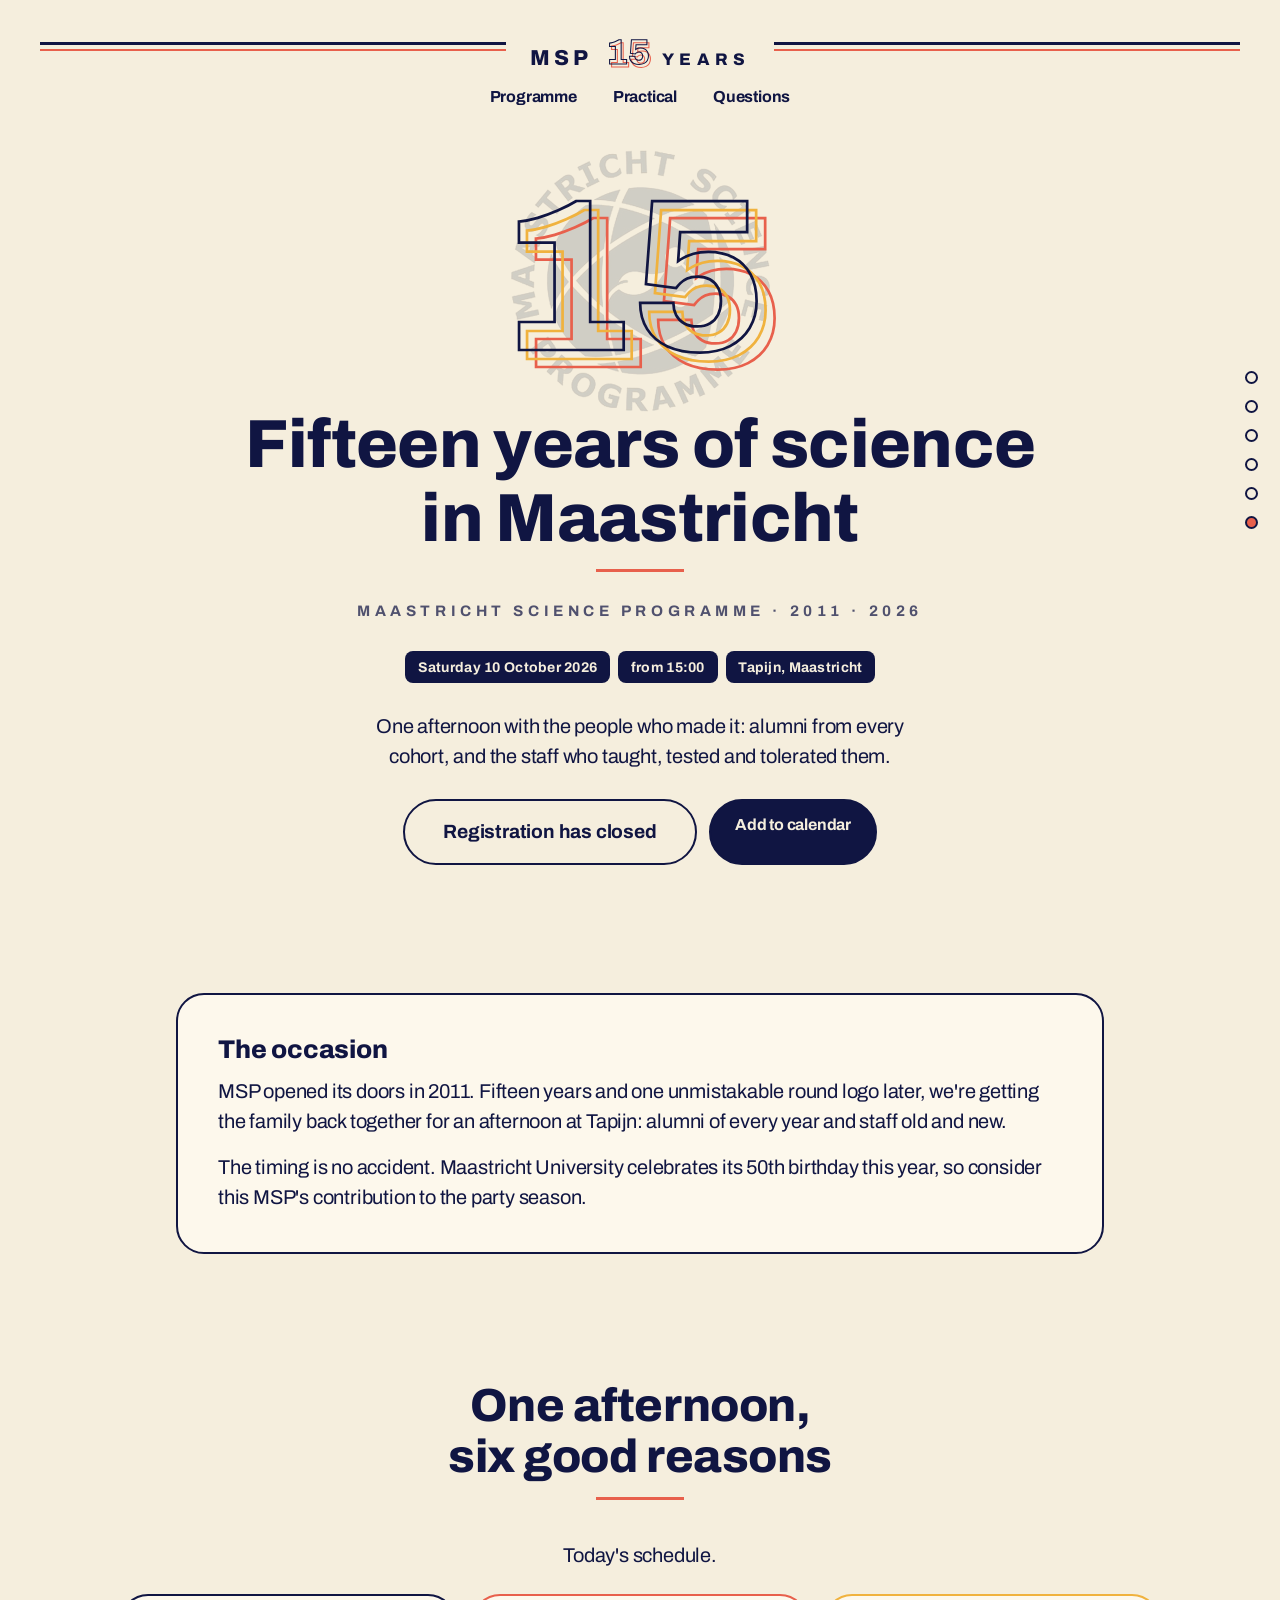
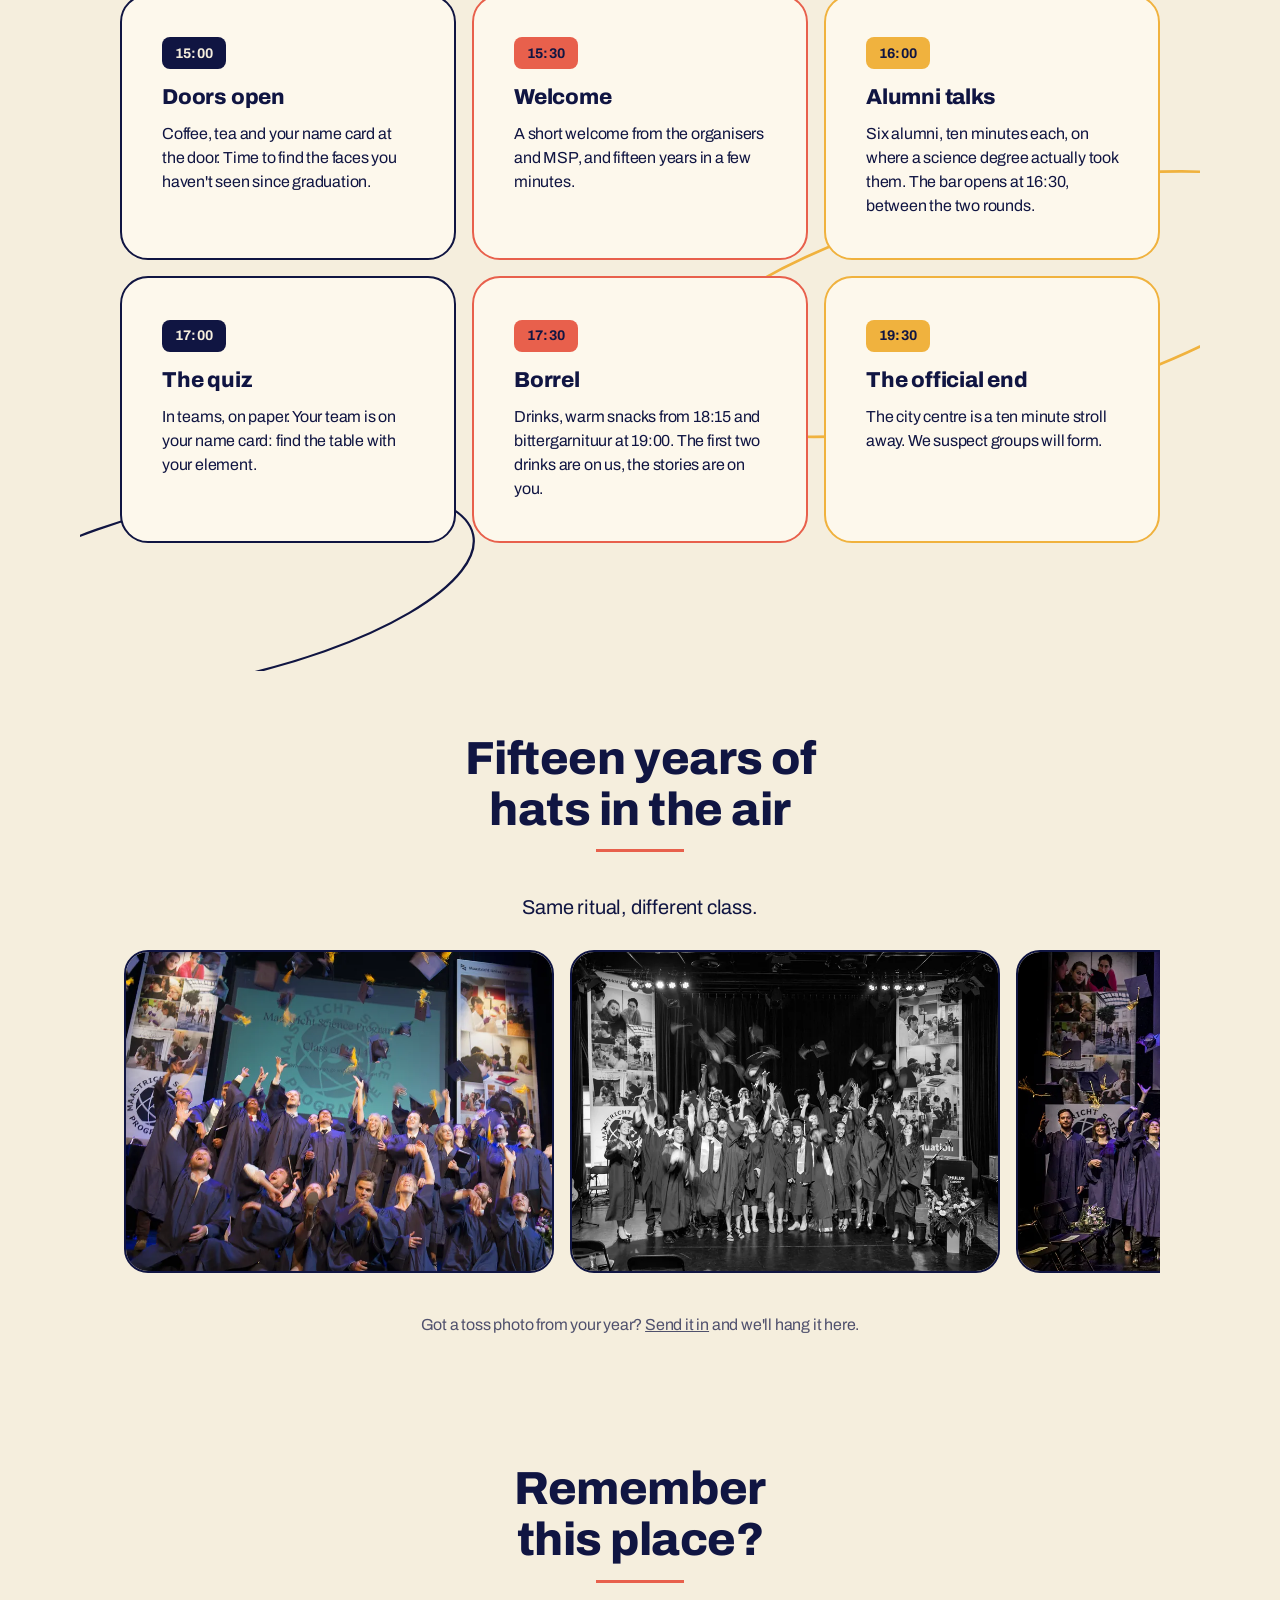
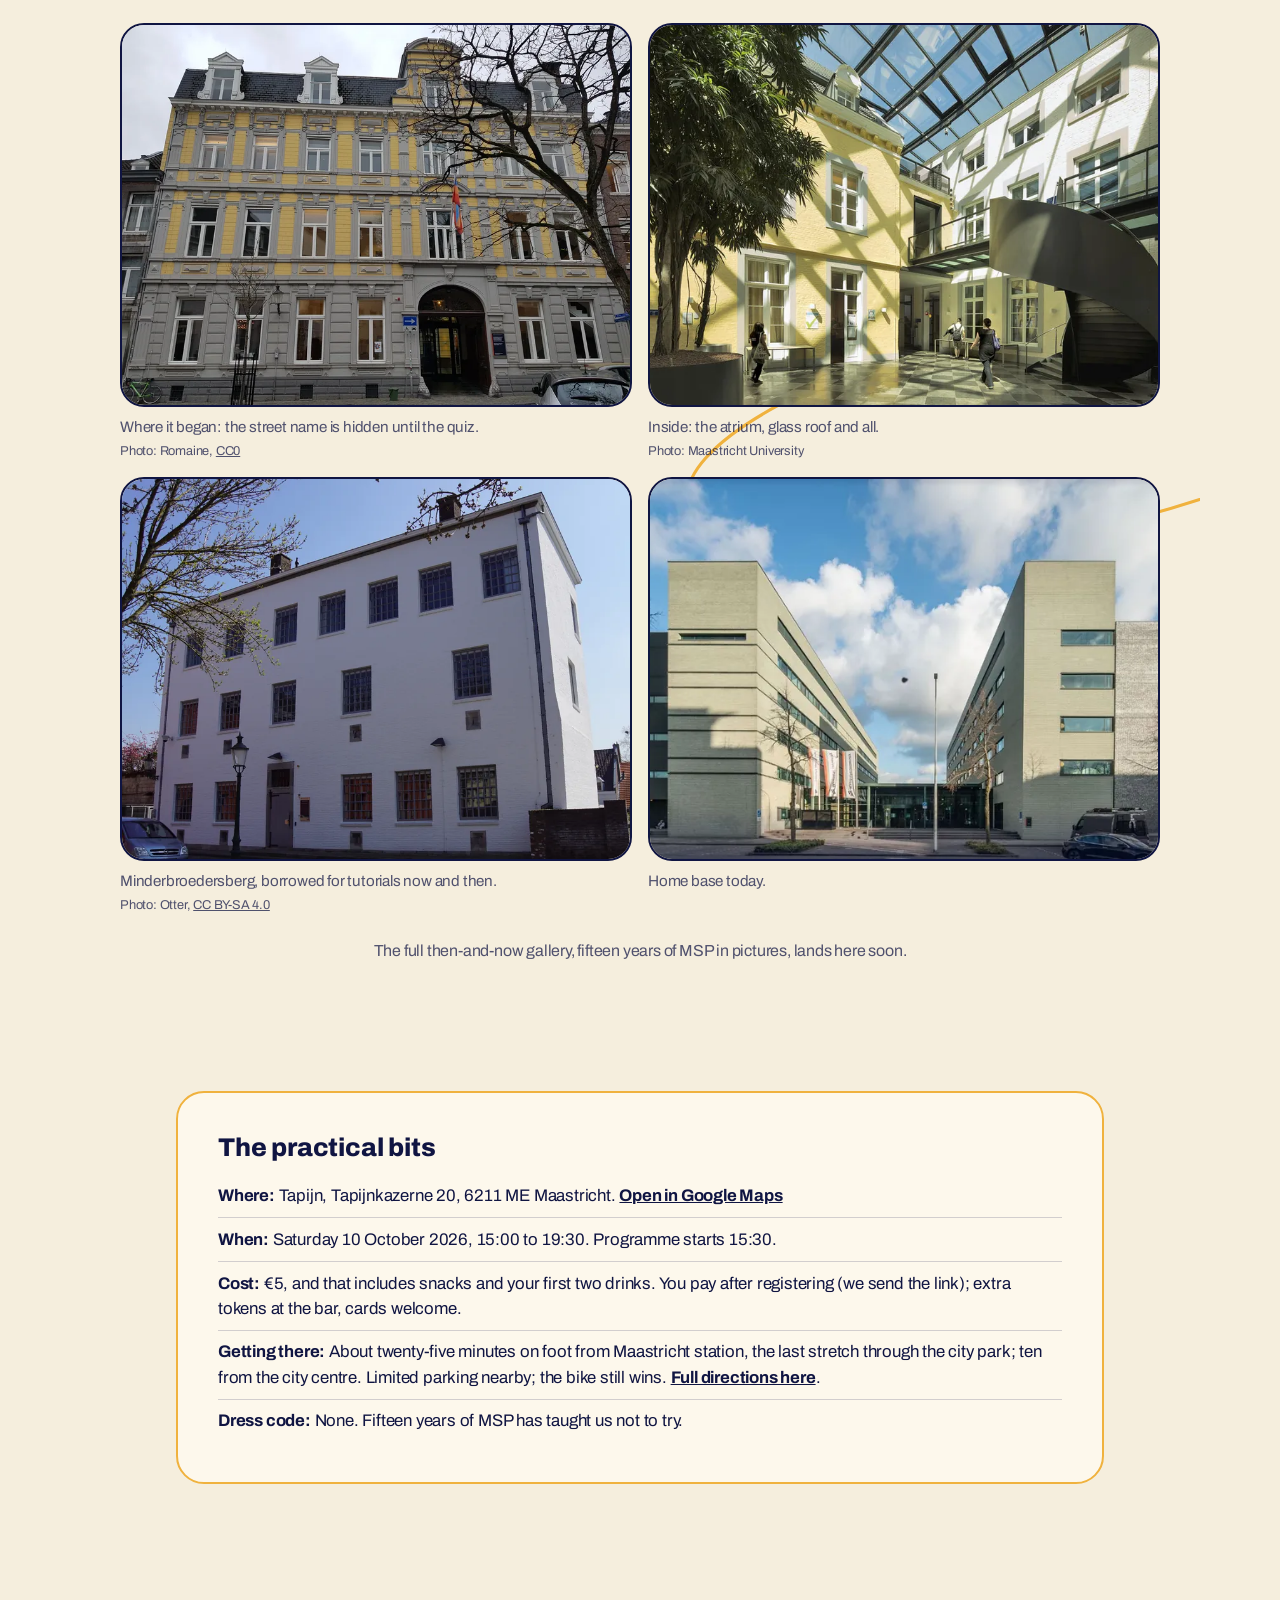
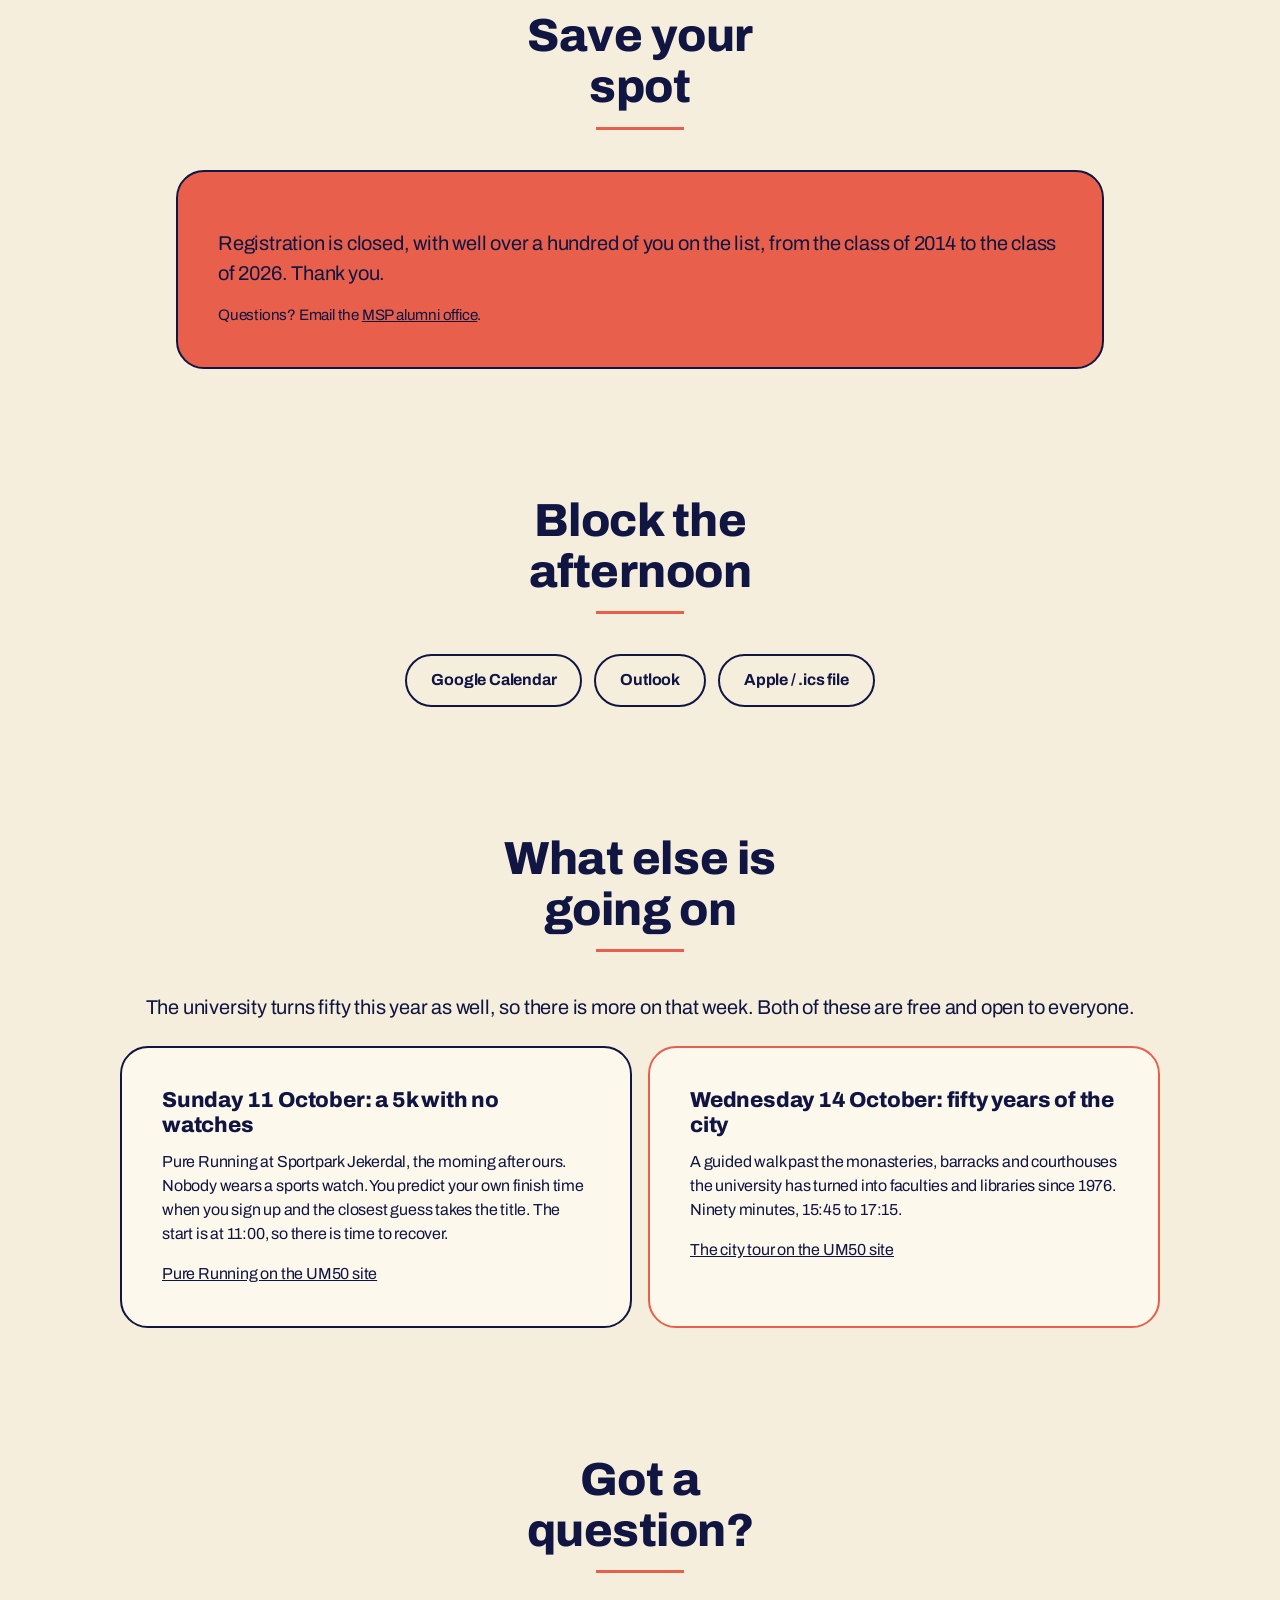
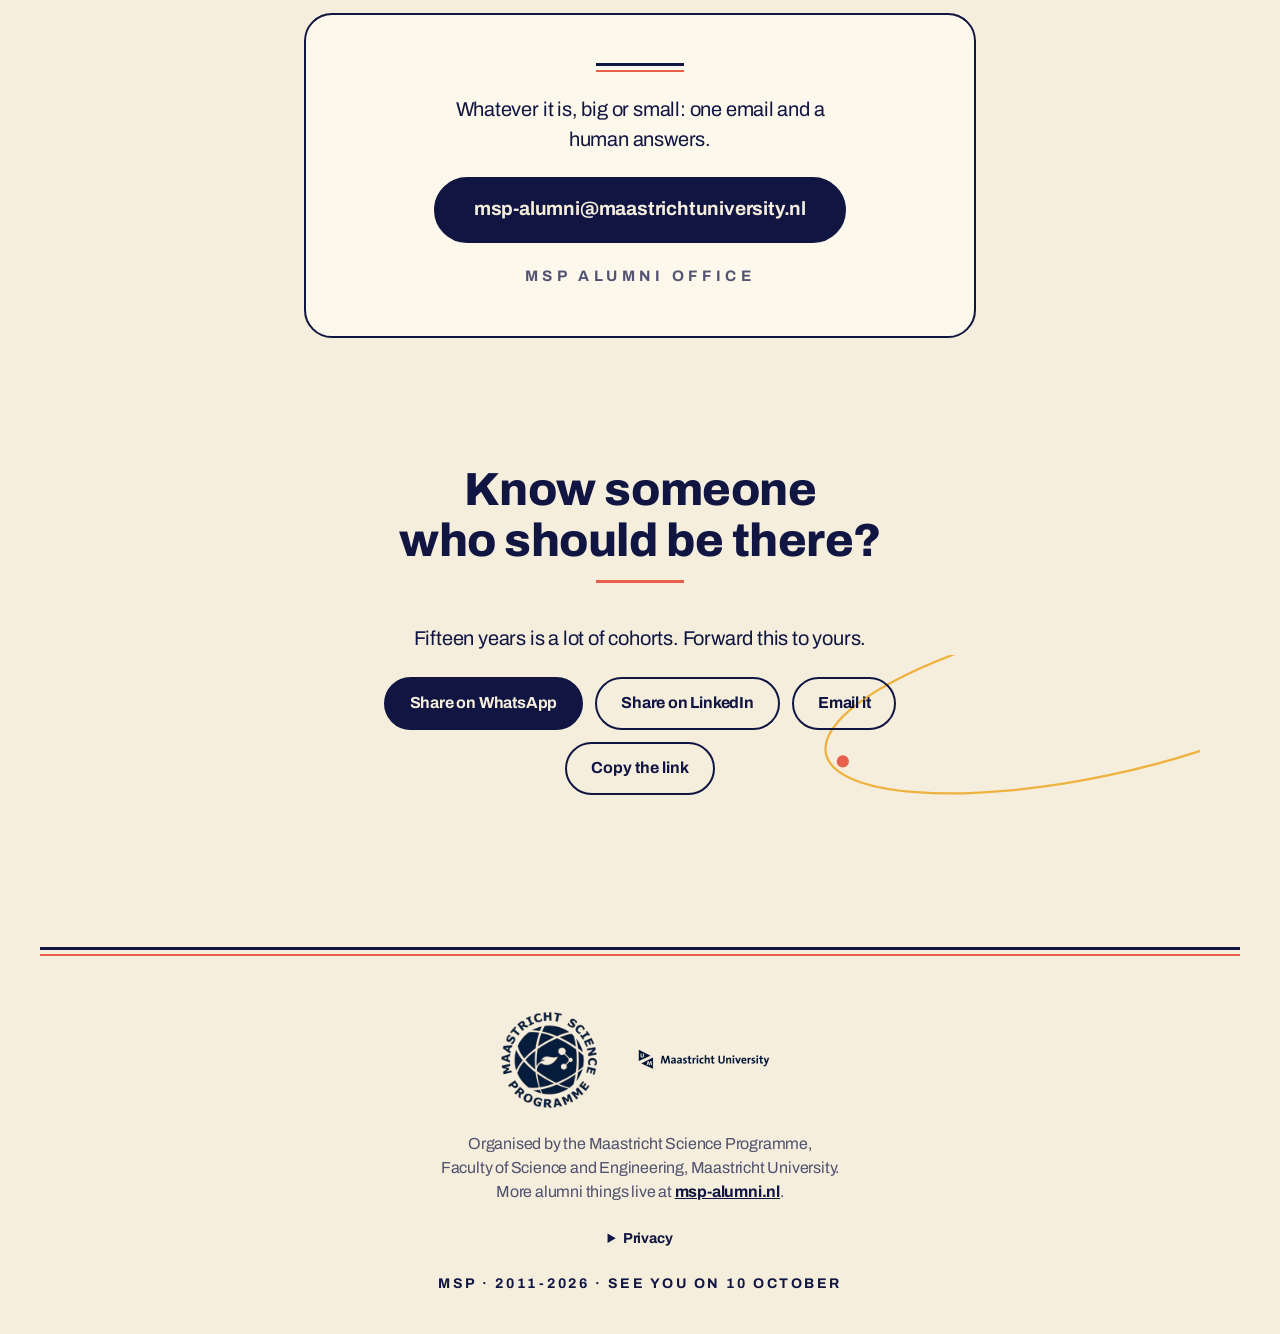
<file: index.html>
<!DOCTYPE html>
<html lang="en">
<head>
  <meta charset="utf-8">
  <meta name="viewport" content="width=device-width, initial-scale=1">
  <title>MSP 15 Years · Anniversary Drinks</title>
  <meta name="description" content="The Maastricht Science Programme turns 15. Anniversary drinks for alumni and staff, Saturday 10 October 2026, Tapijn, Maastricht.">
  <meta name="theme-color" content="#f5eedd">

  <meta property="og:title" content="MSP 15 Years · Anniversary Drinks in Maastricht">
  <meta property="og:description" content="Saturday 10 October 2026, from 15:00 at Tapijn. Alumni talks, the quiz, and a proper borrel. All MSP alumni and staff welcome. Entry €5, first two drinks included.">
  <meta property="og:image" content="https://msp15.nl/assets/img/og-image.jpg">
  <meta property="og:image:width" content="1200">
  <meta property="og:image:height" content="630">
  <meta property="og:url" content="https://msp15.nl/">
  <meta property="og:type" content="website">
  <meta name="twitter:card" content="summary_large_image">

  <link rel="icon" href="favicon.ico" sizes="32x32">
  <link rel="icon" href="favicon.svg" type="image/svg+xml">
  <link rel="apple-touch-icon" href="apple-touch-icon.png">

  <link rel="preload" href="assets/fonts/archivo-latin-var.woff2" as="font" type="font/woff2" crossorigin>
  <link rel="stylesheet" href="css/style.css">
</head>
<body>
  <a class="skip" href="#main">Skip to content</a>

  <div class="splash" aria-hidden="true">
    <span class="splash-rules splash-rules--a"></span>
    <span class="splash-rules splash-rules--b"></span>
    <div class="splash-lockup">
      <img class="splash-logo" src="assets/img/msp-logo-navy-480.png" alt="" width="480" height="484">
      <svg class="splash-15" viewBox="32 26 240 184">
        <g font-family="'Archivo', Arial, sans-serif" font-weight="800" font-size="200" text-anchor="middle" fill="none">
          <text x="160" y="198" stroke="#e8604c" stroke-width="2.5">15</text>
          <text x="152" y="190" stroke="#f0b23e" stroke-width="2.5">15</text>
          <text x="144" y="182" stroke="#101542" stroke-width="2.5">15</text>
        </g>
      </svg>
    </div>
  </div>

  <header class="site-head">
    <div class="head-inner">
      <span class="rule-pair" aria-hidden="true"></span>
      <a class="mark" href="#top" aria-label="MSP 15 years, back to top">
        <span class="mark-msp">MSP</span>
        <svg class="mark-15" viewBox="0 0 290 230" aria-hidden="true" style="overflow: visible">
          <g font-family="'Archivo', Arial, sans-serif" font-weight="800" font-size="200" text-anchor="middle" fill="none">
            <text x="158" y="196" stroke="#e8604c" stroke-width="6">15</text>
            <text x="146" y="184" stroke="#101542" stroke-width="6">15</text>
          </g>
        </svg>
        <span class="mark-years">years</span>
      </a>
      <span class="rule-pair" aria-hidden="true"></span>
    </div>
    <nav aria-label="Main" class="head-nav">
      <a href="#programme">Programme</a>
      <a href="#practical">Practical</a>
      <a href="#faq">Questions</a>
      <a href="#rsvp" class="btn btn-primary btn-small js-rsvp">I'll be there</a>
    </nav>
  </header>

  <nav class="dot-nav" aria-label="Page sections">
    <a href="#occasion"><span>The occasion</span></a>
    <a href="#programme"><span>Programme</span></a>
    <a href="#hats"><span>Hats in the air</span></a>
    <a href="#practical"><span>Practical</span></a>
    <a href="#rsvp"><span>Registration</span></a>
    <a href="#share"><span>Spread the word</span></a>
  </nav>

  <a href="#rsvp" class="btn btn-primary floating-register js-rsvp" hidden>Register</a>

  <main id="main">
    <section class="hero" id="top">
      <div class="hero-lockup">
        <img class="hero-logo" src="assets/img/msp-logo-navy-480.png" alt="" width="480" height="484">
        <svg class="hero-15" viewBox="32 26 240 184" role="img" aria-label="15">
          <g font-family="'Archivo', Arial, sans-serif" font-weight="800" font-size="200" text-anchor="middle" fill="none">
            <text x="160" y="198" stroke="#e8604c" stroke-width="2.5">15</text>
            <text x="152" y="190" stroke="#f0b23e" stroke-width="2.5">15</text>
            <text x="144" y="182" stroke="#101542" stroke-width="2.5">15</text>
          </g>
        </svg>
      </div>
      <h1 class="two-line">
        <span class="line-serif">Fifteen years of science</span>
        <span class="line-sans">in Maastricht</span>
      </h1>
      <p class="kicker">Maastricht Science Programme · 2011 · 2026</p>
      <p class="date-line">
        <span class="chip chip-dark">Saturday 10 October 2026</span>
        <span class="chip chip-dark">from 15:00</span>
        <span class="chip chip-dark">Tapijn, Maastricht</span>
      </p>
      <p class="hero-pitch">One afternoon with the people who made it: alumni from every cohort, and
        the staff who taught, tested and tolerated them.</p>
      <p class="hero-cta">
        <a href="#rsvp" class="btn btn-primary btn-big js-rsvp">Register here</a>
        <a href="#rsvp" class="btn btn-ghost btn-big js-rsvp-done" hidden>Registration has closed</a>
        <a href="#calendar" class="btn btn-primary">Add to calendar</a>
      </p>
    </section>

    <section class="section" id="occasion" aria-labelledby="occasion-h">
      <div class="card reveal">
        <h2 id="occasion-h">The occasion</h2>
        <p>MSP opened its doors in 2011. Fifteen years and one unmistakable round logo later, we're
          getting the family back together for an afternoon at Tapijn: alumni of every year and staff
          old and new.</p>
        <p>The timing is no accident. Maastricht University celebrates its 50th birthday this year, so
          consider this MSP's contribution to the party season.</p>
      </div>
    </section>

    <section class="section section-arc" id="programme" aria-labelledby="programme-h">
      <h2 class="two-line" id="programme-h">
        <span class="line-serif">One afternoon,</span>
        <span class="line-sans">six good reasons</span>
      </h2>
      <p class="section-intro">Today's schedule.</p>
      <div class="prog-grid">
        <article class="card reveal">
          <span class="chip chip-dark">15:00</span>
          <h3>Doors open</h3>
          <p>Coffee, tea and your name card at the door. Time to find the faces you haven't seen since graduation.</p>
        </article>
        <article class="card card--red reveal">
          <span class="chip chip-dark">15:30</span>
          <h3>Welcome</h3>
          <p>A short welcome from the organisers and MSP, and fifteen years in a few minutes.</p>
        </article>
        <article class="card card--green reveal">
          <span class="chip chip-dark">16:00</span>
          <h3>Alumni talks</h3>
          <p>Six alumni, ten minutes each, on where a science degree actually took them. The bar opens at 16:30, between the two rounds.</p>
        </article>
        <article class="card reveal">
          <span class="chip chip-dark">17:00</span>
          <h3>The quiz</h3>
          <p>In teams, on paper. Your team is on your name card: find the table with your element.</p>
        </article>
        <article class="card card--red reveal">
          <span class="chip chip-dark">17:30</span>
          <h3>Borrel</h3>
          <p>Drinks, warm snacks from 18:15 and bittergarnituur at 19:00. The first two drinks are on us, the stories are on you.</p>
        </article>
        <article class="card card--green reveal">
          <span class="chip chip-dark">19:30</span>
          <h3>The official end</h3>
          <p>The city centre is a ten minute stroll away. We suspect groups will form.</p>
        </article>
      </div>
    </section>

    <section class="section" id="hats" aria-labelledby="hats-h">
      <h2 class="two-line" id="hats-h">
        <span class="line-serif">Fifteen years of</span>
        <span class="line-sans">hats in the air</span>
      </h2>
      <p class="hats-intro">Same ritual, different class.</p>
      <div class="hats-strip" tabindex="0" role="group" aria-label="Graduation hat-toss photos through the years, scrolls sideways">
        <figure class="hat-card reveal">
          <picture>
            <source type="image/webp" srcset="assets/img/hats/hats-01.webp">
            <img src="assets/img/hats/hats-01.jpg" width="900" height="614" loading="lazy" decoding="async"
                 alt="The class of 2014 throwing their caps on the theatre stage">
          </picture>
        </figure>
        <figure class="hat-card reveal">
          <picture>
            <source type="image/webp" srcset="assets/img/hats/hats-02.webp">
            <img src="assets/img/hats/hats-02.jpg" width="900" height="600" loading="lazy" decoding="async"
                 alt="Peak of the 2015 toss, in black and white">
          </picture>
        </figure>
        <figure class="hat-card reveal">
          <picture>
            <source type="image/webp" srcset="assets/img/hats/hats-03.webp">
            <img src="assets/img/hats/hats-03.jpg" width="900" height="600" loading="lazy" decoding="async"
                 alt="Caps against the winter graduation screen, January 2016">
          </picture>
        </figure>
        <figure class="hat-card reveal">
          <picture>
            <source type="image/webp" srcset="assets/img/hats/hats-04.webp">
            <img src="assets/img/hats/hats-04.jpg" width="900" height="600" loading="lazy" decoding="async"
                 alt="The class of 2016 filling a gothic hall with caps">
          </picture>
        </figure>
        <figure class="hat-card reveal">
          <picture>
            <source type="image/webp" srcset="assets/img/hats/hats-05.webp">
            <img src="assets/img/hats/hats-05.jpg" width="900" height="600" loading="lazy" decoding="async"
                 alt="A winter toss on the church steps, February 2017">
          </picture>
        </figure>
        <figure class="hat-card reveal">
          <picture>
            <source type="image/webp" srcset="assets/img/hats/hats-06.webp">
            <img src="assets/img/hats/hats-06.jpg" width="900" height="600" loading="lazy" decoding="async"
                 alt="The class of 2017 outside Sint Janskerk in the summer sun">
          </picture>
        </figure>
        <figure class="hat-card reveal">
          <picture>
            <source type="image/webp" srcset="assets/img/hats/hats-07.webp">
            <img src="assets/img/hats/hats-07.jpg" width="900" height="600" loading="lazy" decoding="async"
                 alt="Caps in the church rafters, February 2018">
          </picture>
        </figure>
        <figure class="hat-card reveal">
          <picture>
            <source type="image/webp" srcset="assets/img/hats/hats-08.webp">
            <img src="assets/img/hats/hats-08.jpg" width="900" height="600" loading="lazy" decoding="async"
                 alt="The class of 2018 against a summer sky">
          </picture>
        </figure>
        <figure class="hat-card reveal">
          <picture>
            <source type="image/webp" srcset="assets/img/hats/hats-09.webp">
            <img src="assets/img/hats/hats-09.jpg" width="900" height="600" loading="lazy" decoding="async"
                 alt="The class of 2019 on the steps, caps everywhere">
          </picture>
        </figure>
        <figure class="hat-card reveal">
          <picture>
            <source type="image/webp" srcset="assets/img/hats/hats-10.webp">
            <img src="assets/img/hats/hats-10.jpg" width="900" height="600" loading="lazy" decoding="async"
                 alt="The 2021 cohort's group jump outside the faculty building">
          </picture>
        </figure>
        <figure class="hat-card reveal">
          <picture>
            <source type="image/webp" srcset="assets/img/hats/hats-11.webp">
            <img src="assets/img/hats/hats-11.jpg" width="900" height="600" loading="lazy" decoding="async"
                 alt="Caps in front of the MSP globe, class of 2022">
          </picture>
        </figure>
        <figure class="hat-card reveal">
          <picture>
            <source type="image/webp" srcset="assets/img/hats/hats-12.webp">
            <img src="assets/img/hats/hats-12.jpg" width="900" height="600" loading="lazy" decoding="async"
                 alt="The class of 2023 filling the auditorium with caps">
          </picture>
        </figure>
        <figure class="hat-card reveal">
          <picture>
            <source type="image/webp" srcset="assets/img/hats/hats-13.webp">
            <img src="assets/img/hats/hats-13.jpg" width="900" height="450" loading="lazy" decoding="async"
                 alt="A dense cloud of caps above the class of 2024">
          </picture>
        </figure>
        <figure class="hat-card reveal">
          <picture>
            <source type="image/webp" srcset="assets/img/hats/hats-14.webp">
            <img src="assets/img/hats/hats-14.jpg" width="900" height="600" loading="lazy" decoding="async"
                 alt="The mini-ceremony group's own toss, July 2024">
          </picture>
        </figure>
      </div>
      <p class="photos-note">Got a toss photo from your year? <a class="js-mail" href="#">Send it in</a><noscript>
        (msp-alumni [at] maastrichtuniversity [dot] nl)</noscript> and we'll hang it here.</p>
    </section>

    <section class="section" id="counter" aria-labelledby="counter-h" hidden>
      <div class="card card--gold reveal">
        <h2 id="counter-h"><span class="js-count">0</span> alumni and staff are in</h2>
        <p>Updated every few days.</p>
      </div>
    </section>

    <section class="section arc-tr" id="photos" aria-labelledby="photos-h">
      <h2 class="two-line" id="photos-h">
        <span class="line-serif">Remember</span>
        <span class="line-sans">this place?</span>
      </h2>
      <div class="photo-grid">
        <figure class="reveal">
          <picture>
            <source type="image/webp" srcset="assets/img/oldentrance-800.webp 800w, assets/img/oldentrance-1600.webp 1600w" sizes="(min-width: 900px) 45vw, 92vw">
            <img src="assets/img/oldentrance-800.jpg" srcset="assets/img/oldentrance-800.jpg 800w, assets/img/oldentrance-1600.jpg 1600w" sizes="(min-width: 900px) 45vw, 92vw"
                 width="800" height="600" loading="lazy" decoding="async"
                 alt="The yellow and grey facade of MSP's first home">
          </picture>
          <figcaption>Where it began: the street name is hidden until the quiz.
            <span class="ph-credit">Photo: Romaine, <a href="https://creativecommons.org/publicdomain/zero/1.0/" target="_blank" rel="noopener">CC0</a></span></figcaption>
        </figure>
        <figure class="reveal">
          <picture>
            <source type="image/webp" srcset="assets/img/oldatrium-800.webp">
            <img src="assets/img/oldatrium-800.jpg" width="800" height="534" loading="lazy" decoding="async"
                 alt="The glass-roofed atrium with spiral staircase inside MSP's first home">
          </picture>
          <figcaption>Inside: the atrium, glass roof and all.
            <span class="ph-credit">Photo: Maastricht University</span></figcaption>
        </figure>
        <figure class="reveal">
          <picture>
            <source type="image/webp" srcset="assets/img/oldbuilding-800.webp 800w, assets/img/oldbuilding-1600.webp 1600w" sizes="(min-width: 900px) 45vw, 92vw">
            <img src="assets/img/oldbuilding-800.jpg" srcset="assets/img/oldbuilding-800.jpg 800w, assets/img/oldbuilding-1600.jpg 1600w" sizes="(min-width: 900px) 45vw, 92vw"
                 width="800" height="610" loading="lazy" decoding="async"
                 alt="The white monumental building at Minderbroedersberg">
          </picture>
          <figcaption>Minderbroedersberg, borrowed for tutorials now and then.
            <span class="ph-credit">Photo: Otter, <a href="https://creativecommons.org/licenses/by-sa/4.0/" target="_blank" rel="noopener">CC BY-SA 4.0</a></span></figcaption>
        </figure>
        <figure class="reveal">
          <picture>
            <source type="image/webp" srcset="assets/img/building-800.webp">
            <img src="assets/img/building-800.jpg" width="800" height="456" loading="lazy" decoding="async"
                 alt="The Faculty of Science and Engineering building at Paul-Henri Spaaklaan">
          </picture>
          <figcaption>Home base today.</figcaption>
        </figure>
      </div>
      <p class="photos-note reveal">The full then-and-now gallery, fifteen years of MSP in pictures, lands
        here soon.</p>
    </section>

    <section class="section" id="practical" aria-labelledby="practical-h">
      <div class="card card--green reveal">
        <h2 id="practical-h">The practical bits</h2>
        <ul class="fact-list">
          <li><strong>Where:</strong> Tapijn, Tapijnkazerne 20, 6211 ME Maastricht.
            <a href="https://maps.google.com/?q=Tapijnkazerne+20,+6211+ME+Maastricht" target="_blank" rel="noopener">Open in Google Maps</a></li>
          <li><strong>When:</strong> Saturday 10 October 2026, 15:00 to 19:30. Programme starts 15:30.</li>
          <li><strong>Cost:</strong> €5, and that includes snacks and your first two drinks. You
            pay after registering (we send the link); extra tokens at the bar, cards welcome.</li>
          <li><strong>Getting there:</strong> About twenty-five minutes on foot from Maastricht
            station, the last stretch through the city park; ten from the city centre. Limited parking
            nearby; the bike still wins. <a href="getting-there.html">Full directions here</a>.</li>
          <li><strong>Dress code:</strong> None. Fifteen years of MSP has taught us not to try.</li>
        </ul>
      </div>
    </section>

    <section class="section" id="rsvp" aria-labelledby="rsvp-h">
      <h2 class="two-line" id="rsvp-h">
        <span class="line-serif">Save your</span>
        <span class="line-sans">spot</span>
      </h2>
      <div class="card reveal">
        <p class="js-rsvp-open" hidden>Twenty seconds, done.</p>
        <p class="js-rsvp-closed" hidden>Registration opens in early September, together with the invitation
          email. The button will be right here the moment it's live.</p>
        <p class="js-rsvp-done" hidden>Registration is closed, with well over a hundred of you on the
          list, from the class of 2014 to the class of 2026. Thank you.</p>
        <p class="rsvp-actions">
          <a class="btn btn-dark js-rsvp-link" hidden>Register now</a>
        </p>
        <p class="rsvp-note js-rsvp-closed" hidden>Got this link from a friend and want the invitation too?
          Come back in September, the registration link will be on this page.</p>
        <p class="rsvp-note js-rsvp-open" hidden>Twenty spots of nostalgia, one form. See you on
          10 October.</p>
        <p class="rsvp-note js-rsvp-done" hidden>Questions? Email the
          <a class="js-mail" href="#">MSP alumni office</a><noscript>
          (msp-alumni [at] maastrichtuniversity [dot] nl)</noscript>.</p>
      </div>
    </section>

    <section class="section" id="calendar" aria-labelledby="calendar-h">
      <h2 class="two-line" id="calendar-h">
        <span class="line-serif">Block the</span>
        <span class="line-sans">afternoon</span>
      </h2>
      <p class="cal-actions">
        <a class="btn btn-ghost" target="_blank" rel="noopener"
           href="https://calendar.google.com/calendar/render?action=TEMPLATE&amp;text=MSP%2015%20Years%20%C2%B7%20Anniversary%20Drinks&amp;dates=20261010T130000Z%2F20261010T173000Z&amp;location=Tapijn%2C%20Tapijnkazerne%2020%2C%206211%20ME%20Maastricht&amp;details=Fifteen%20years%20of%20Maastricht%20Science%20Programme.%20Details%3A%20https%3A%2F%2Fmsp15.nl%2F">Google Calendar</a>
        <a class="btn btn-ghost" target="_blank" rel="noopener"
           href="https://outlook.live.com/calendar/0/deeplink/compose?path=%2Fcalendar%2Faction%2Fcompose&amp;rru=addevent&amp;subject=MSP%2015%20Years%20%C2%B7%20Anniversary%20Drinks&amp;startdt=2026-10-10T13%3A00%3A00Z&amp;enddt=2026-10-10T17%3A30%3A00Z&amp;location=Tapijn%2C%20Tapijnkazerne%2020%2C%206211%20ME%20Maastricht&amp;body=Fifteen%20years%20of%20Maastricht%20Science%20Programme.%20Details%3A%20https%3A%2F%2Fmsp15.nl%2F">Outlook</a>
        <a class="btn btn-ghost" href="event.ics" download>Apple / .ics file</a>
      </p>
    </section>

    <section class="section" id="alsoon" aria-labelledby="alsoon-h">
      <h2 class="two-line" id="alsoon-h">
        <span class="line-serif">What else is</span>
        <span class="line-sans">going on</span>
      </h2>
      <p class="section-intro">The university turns fifty this year as well, so there is more on
        that week. Both of these are free and open to everyone.</p>
      <div class="prog-grid ways-grid">
        <article class="card reveal">
          <h3>Sunday 11 October: a 5k with no watches</h3>
          <p>Pure Running at Sportpark Jekerdal, the morning after ours. Nobody wears a sports
            watch. You predict your own finish time when you sign up and the closest guess takes the
            title. The start is at 11:00, so there is time to recover.</p>
          <p><a href="https://um50.maastrichtuniversity.nl/en/evenementen/pure-running-events"
                target="_blank" rel="noopener">Pure Running on the UM50 site</a></p>
        </article>
        <article class="card card--red reveal">
          <h3>Wednesday 14 October: fifty years of the city</h3>
          <p>A guided walk past the monasteries, barracks and courthouses the university has turned
            into faculties and libraries since 1976. Ninety minutes, 15:45 to 17:15.</p>
          <p><a href="https://um50.maastrichtuniversity.nl/en/evenementen/stadstour-50-jaar-universiteit-maastricht-6"
                target="_blank" rel="noopener">The city tour on the UM50 site</a></p>
        </article>
      </div>
    </section>

    <section class="section" id="faq" aria-labelledby="faq-h">
      <h2 class="two-line" id="faq-h">
        <span class="line-serif">Got a</span>
        <span class="line-sans">question?</span>
      </h2>
      <div class="card questions-card reveal">
        <span class="rule-pair rule-pair--mini" aria-hidden="true"></span>
        <p class="questions-line">Whatever it is, big or small: one email and a human answers.</p>
        <a class="btn btn-primary btn-big js-mail" href="#">email us</a>
        <noscript><p>msp-alumni [at] maastrichtuniversity [dot] nl</p></noscript>
        <p class="kicker">MSP Alumni Office</p>
      </div>
    </section>

    <section class="section arc-tr" id="share" aria-labelledby="share-h">
      <div class="share-block reveal">
        <h2 class="two-line" id="share-h">
          <span class="line-serif">Know someone</span>
          <span class="line-sans">who should be there?</span>
        </h2>
        <p>Fifteen years is a lot of cohorts. Forward this to yours.</p>
        <p class="share-actions">
          <a class="btn btn-primary" target="_blank" rel="noopener"
             href="https://wa.me/?text=MSP%20is%20turning%2015%20and%20everyone%20is%20invited%20back%20to%20Maastricht%20for%20anniversary%20drinks%20on%20Saturday%2010%20October.%20Are%20you%20going%3F%20https%3A%2F%2Fmsp15.nl%2F%3Fsrc%3Dwa">Share on WhatsApp</a>
          <a class="btn btn-ghost" target="_blank" rel="noopener"
             href="https://www.linkedin.com/sharing/share-offsite/?url=https%3A%2F%2Fmsp15.nl%2F%3Fsrc%3Dli">Share on LinkedIn</a>
          <a class="btn btn-ghost"
             href="mailto:?subject=MSP%20turns%2015%2C%20drinks%20in%20Maastricht%20on%2010%20October&amp;body=MSP%20is%20turning%2015%20and%20everyone%20is%20invited%20back%20to%20Maastricht%20for%20anniversary%20drinks%20on%20Saturday%2010%20October.%20Are%20you%20going%3F%20https%3A%2F%2Fmsp15.nl%2F%3Fsrc%3Dmail">Email it</a>
          <button class="btn btn-ghost js-copy" type="button">Copy the link</button>
        </p>
      </div>
    </section>
  </main>

  <footer class="site-foot">
    <span class="rule-pair rule-pair--full" aria-hidden="true"></span>
    <div class="foot-logos">
      <img src="assets/img/msp-logo-navy-480.png" alt="Maastricht Science Programme logo" width="120" height="121" loading="lazy">
      <img src="assets/img/um-logo-navy.png" alt="Maastricht University" width="180" height="48" loading="lazy">
    </div>
    <p class="foot-line">Organised by the Maastricht Science Programme,<br>
      Faculty of Science and Engineering, Maastricht University.<br>
      More alumni things live at <a href="https://msp-alumni.nl" target="_blank" rel="noopener">msp-alumni.nl</a>.</p>
    <details class="privacy">
      <summary>Privacy</summary>
      <p>This event is organised by the Maastricht Science Programme (Faculty of Science and
        Engineering, Maastricht University). This page uses no cookies and no trackers. It is hosted
        on GitHub Pages, whose servers keep standard access logs like any web server. Registration
        data is collected in the university's Qualtrics environment, is used only to organise this
        event, and is deleted after it. Photos taken at the event may appear on this page afterwards;
        if you would rather not appear, tell us or the photographer, or send one line to the
        <a class="js-mail" href="#">MSP alumni office</a><noscript>
        (msp-alumni [at] maastrichtuniversity [dot] nl)</noscript> and we will take the photo down.
        See also the <a href="https://www.maastrichtuniversity.nl/privacy-security" target="_blank" rel="noopener">Maastricht University privacy statement</a>.</p>
    </details>
    <p class="foot-copy">MSP · 2011-2026 · see you on 10 October</p>
  </footer>

  <script src="js/main.js"></script>
</body>
</html>
</file>
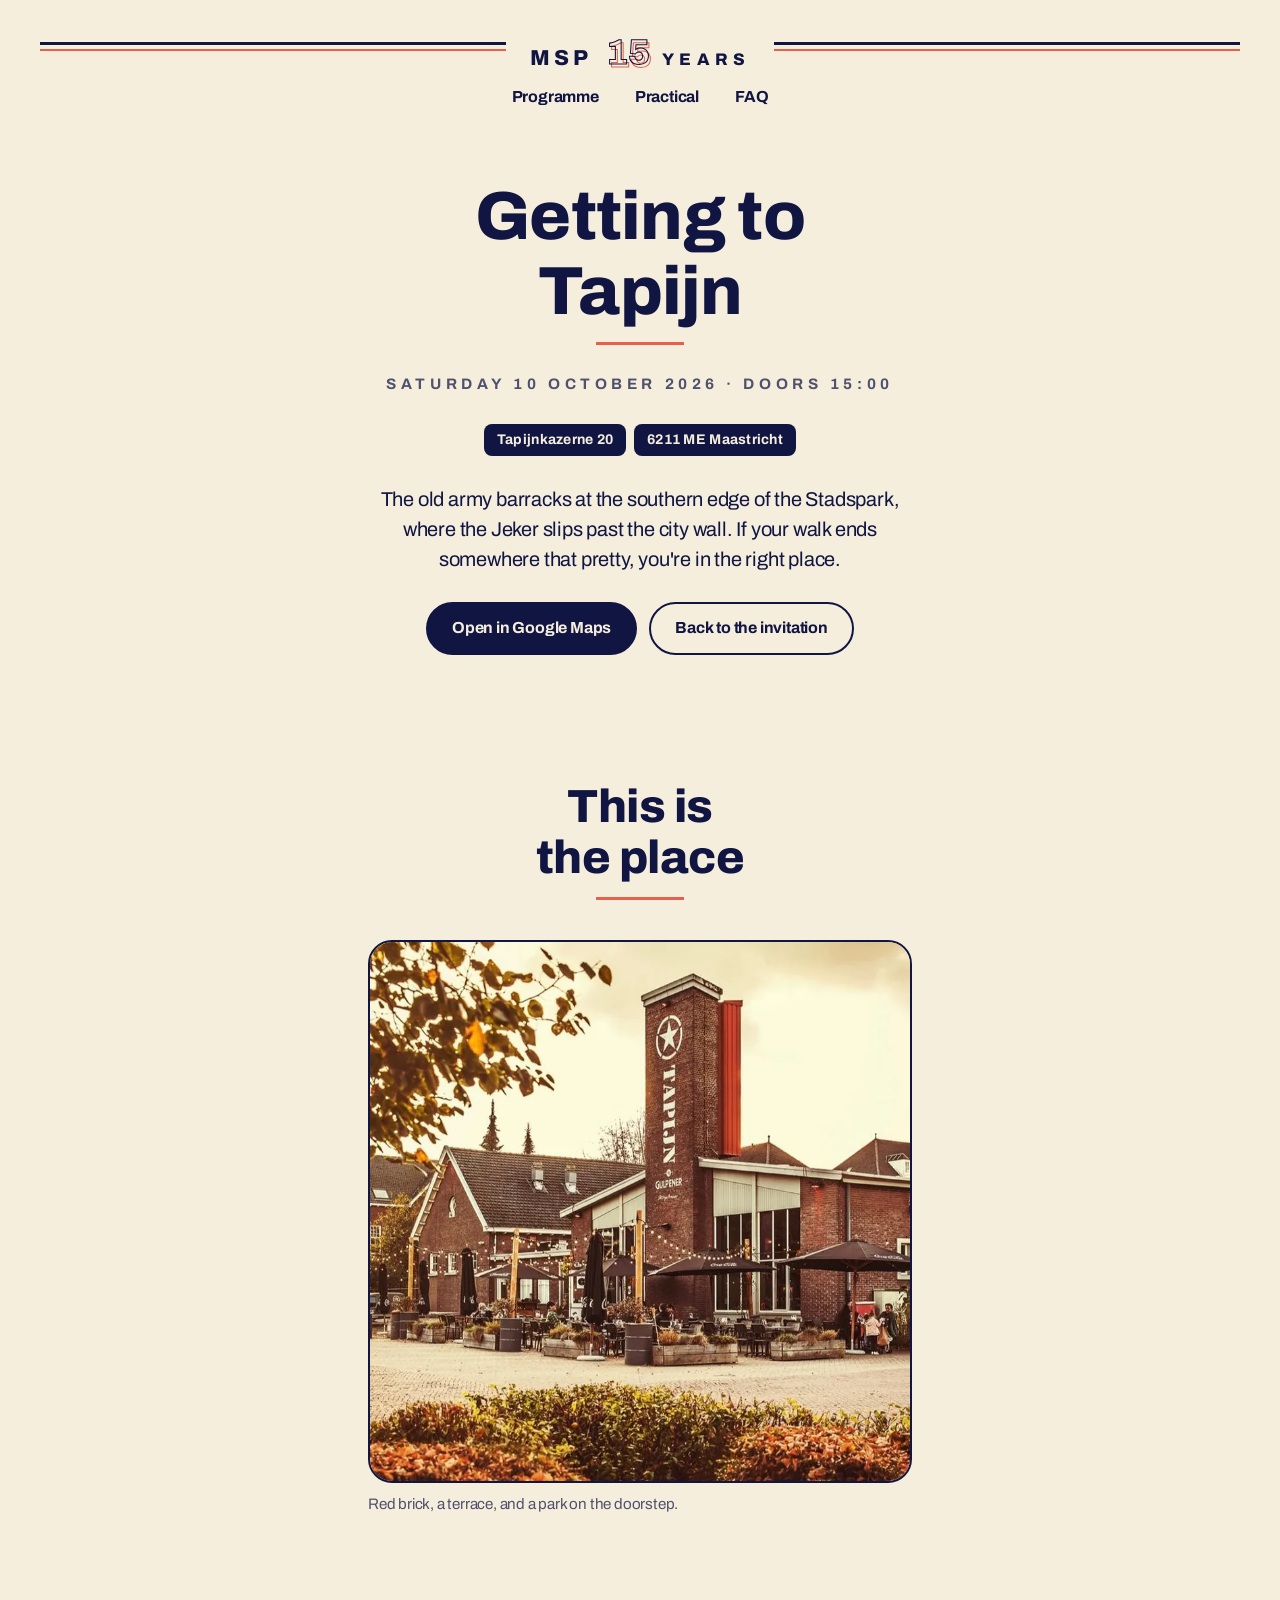
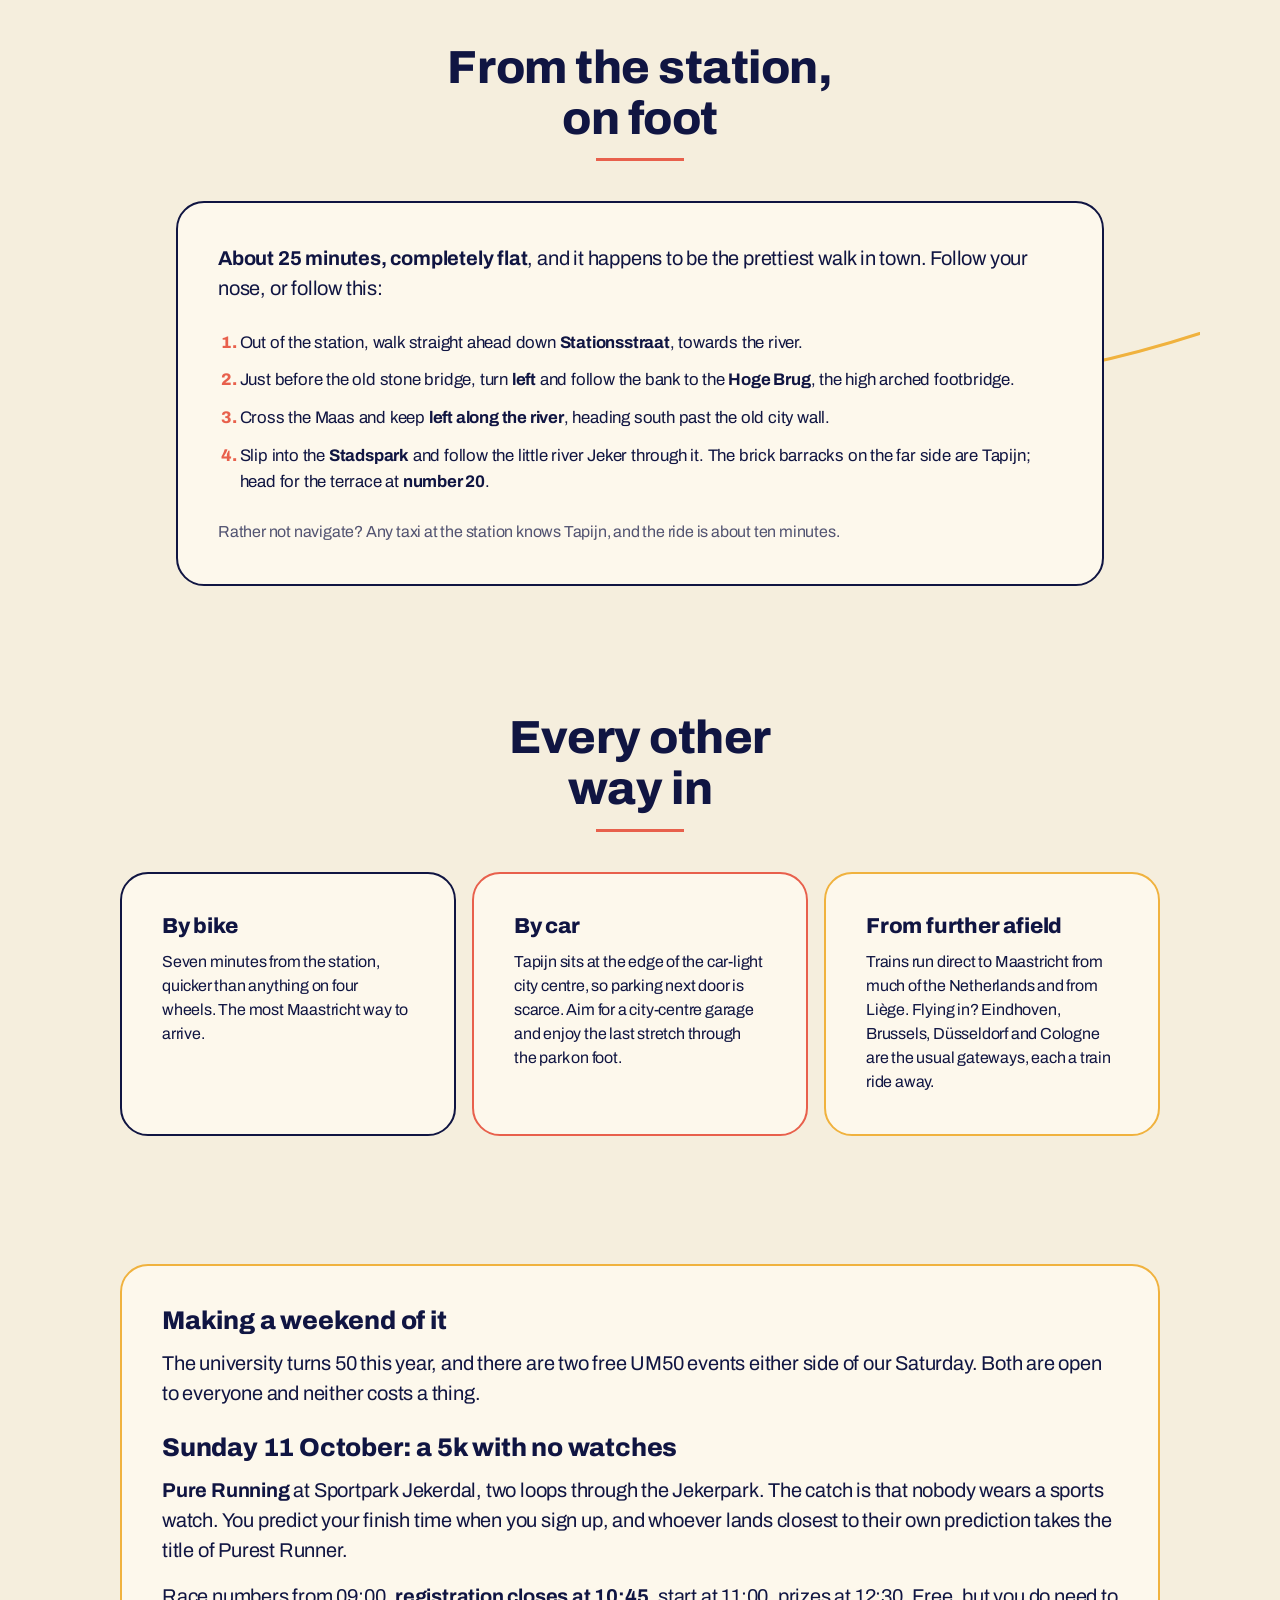
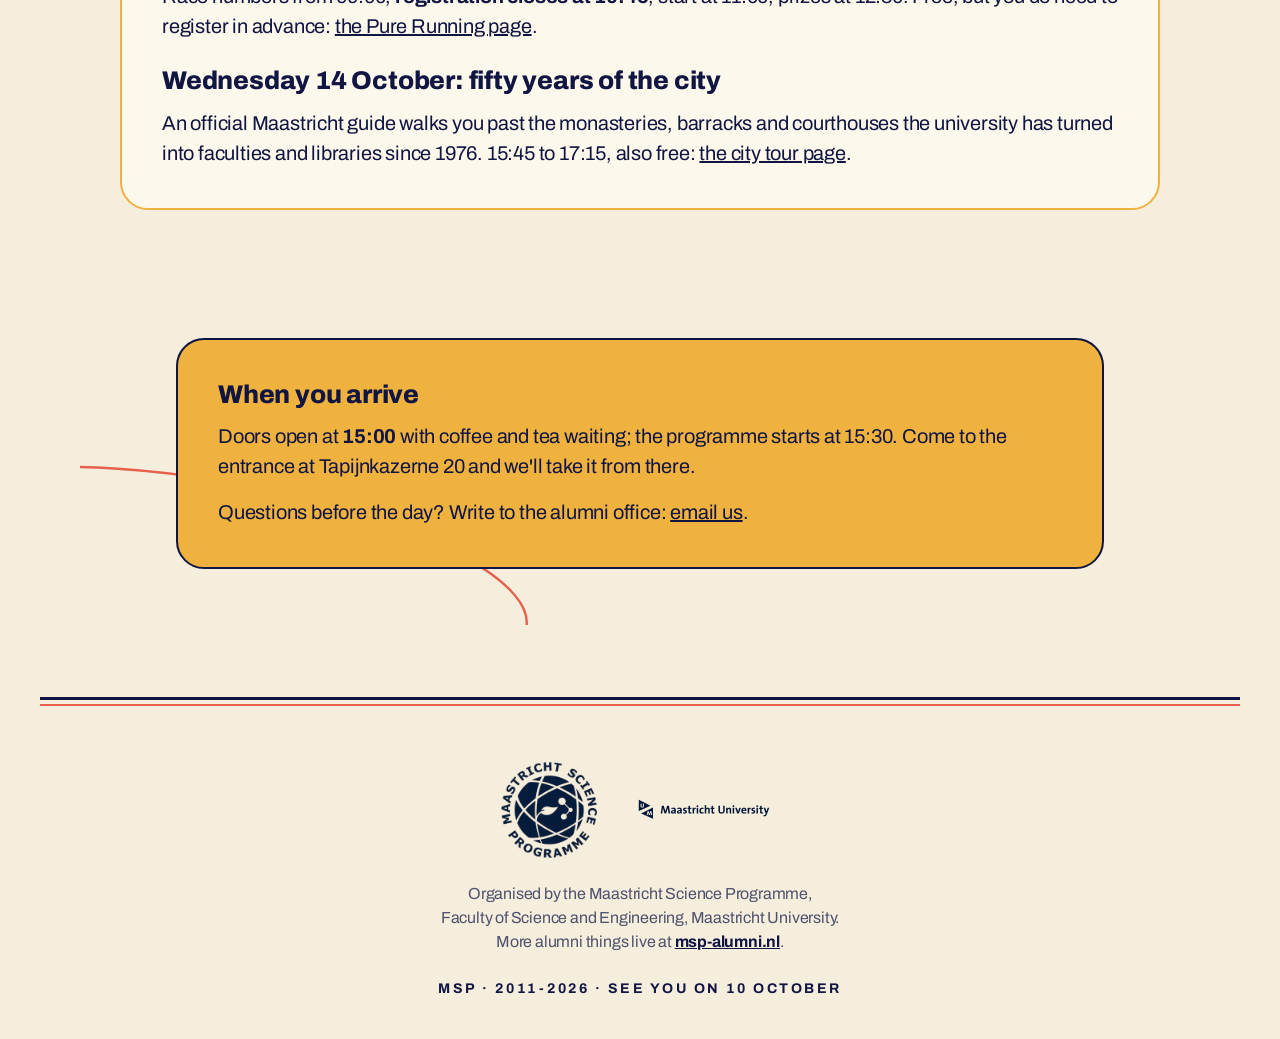
<file: getting-there.html>
<!DOCTYPE html>
<html lang="en">
<head>
  <meta charset="utf-8">
  <meta name="viewport" content="width=device-width, initial-scale=1">
  <title>Getting to Tapijn · MSP 15 Years</title>
  <meta name="description" content="How to find Tapijn, Tapijnkazerne 20, Maastricht, for the MSP 15 Years anniversary drinks on Saturday 10 October 2026. Walking route from the station, and every other way in.">
  <meta name="theme-color" content="#f5eedd">

  <meta property="og:title" content="Getting to Tapijn · MSP 15 Years">
  <meta property="og:description" content="The old barracks at the edge of the city park. A 25-minute flat walk from Maastricht station, and prettier than any commute you remember.">
  <meta property="og:image" content="https://msp15.nl/assets/img/og-image.jpg">
  <meta property="og:image:width" content="1200">
  <meta property="og:image:height" content="630">
  <meta property="og:url" content="https://msp15.nl/getting-there.html">
  <meta property="og:type" content="website">
  <meta name="twitter:card" content="summary_large_image">

  <link rel="icon" href="favicon.ico" sizes="32x32">
  <link rel="icon" href="favicon.svg" type="image/svg+xml">
  <link rel="apple-touch-icon" href="apple-touch-icon.png">

  <link rel="preload" href="assets/fonts/archivo-latin-var.woff2" as="font" type="font/woff2" crossorigin>
  <link rel="stylesheet" href="css/style.css">
</head>
<body>
  <a class="skip" href="#main">Skip to content</a>

  <header class="site-head">
    <div class="head-inner">
      <span class="rule-pair" aria-hidden="true"></span>
      <a class="mark" href="index.html" aria-label="MSP 15 years, back to the invitation">
        <span class="mark-msp">MSP</span>
        <svg class="mark-15" viewBox="0 0 290 230" aria-hidden="true" style="overflow: visible">
          <g font-family="'Archivo', Arial, sans-serif" font-weight="800" font-size="200" text-anchor="middle" fill="none">
            <text x="158" y="196" stroke="#e8604c" stroke-width="6">15</text>
            <text x="146" y="184" stroke="#101542" stroke-width="6">15</text>
          </g>
        </svg>
        <span class="mark-years">years</span>
      </a>
      <span class="rule-pair" aria-hidden="true"></span>
    </div>
    <nav aria-label="Main" class="head-nav">
      <a href="index.html#programme">Programme</a>
      <a href="index.html#practical">Practical</a>
      <a href="index.html#faq">FAQ</a>
      <a href="index.html#rsvp" class="btn btn-primary btn-small js-rsvp">I'll be there</a>
    </nav>
  </header>

  <main id="main">
    <section class="hero" id="top">
      <h1 class="two-line">
        <span class="line-serif">Getting to</span>
        <span class="line-sans">Tapijn</span>
      </h1>
      <p class="kicker">Saturday 10 October 2026 · doors 15:00</p>
      <p class="date-line">
        <span class="chip chip-dark">Tapijnkazerne 20</span>
        <span class="chip chip-dark">6211 ME Maastricht</span>
      </p>
      <p class="hero-pitch">The old army barracks at the southern edge of the Stadspark, where the
        Jeker slips past the city wall. If your walk ends somewhere that pretty, you're in the right
        place.</p>
      <p class="hero-cta">
        <a class="btn btn-primary" target="_blank" rel="noopener"
           href="https://maps.google.com/?q=Tapijn+by+EMG,+Tapijnkazerne+20,+6211+ME+Maastricht">Open in Google Maps</a>
        <a href="index.html" class="btn btn-ghost">Back to the invitation</a>
      </p>
    </section>

    <section class="section" id="venue-photo" aria-labelledby="venue-photo-h">
      <h2 class="two-line" id="venue-photo-h">
        <span class="line-serif">This is</span>
        <span class="line-sans">the place</span>
      </h2>
      <div class="photo-grid photo-grid--single">
        <figure class="reveal figure-tapijn">
          <picture>
            <source type="image/webp" srcset="assets/img/tapijn-800.webp">
            <img src="assets/img/tapijn-800.jpg" width="800" height="799" loading="lazy" decoding="async"
                 alt="The Tapijn terrace under the old brick brewery tower, parasols and fairy lights out">
          </picture>
          <figcaption>Red brick, a terrace, and a park on the doorstep.</figcaption>
        </figure>
      </div>
    </section>

    <section class="section arc-tr" id="walk" aria-labelledby="walk-h">
      <h2 class="two-line" id="walk-h">
        <span class="line-serif">From the station,</span>
        <span class="line-sans">on foot</span>
      </h2>
      <div class="card reveal">
        <p><strong>About 25 minutes, completely flat</strong>, and it happens to be the prettiest walk
          in town. Follow your nose, or follow this:</p>
        <ol class="route-steps">
          <li>Out of the station, walk straight ahead down <strong>Stationsstraat</strong>, towards
            the river.</li>
          <li>Just before the old stone bridge, turn <strong>left</strong> and follow the bank to the
            <strong>Hoge Brug</strong>, the high arched footbridge.</li>
          <li>Cross the Maas and keep <strong>left along the river</strong>, heading south past the
            old city wall.</li>
          <li>Slip into the <strong>Stadspark</strong> and follow the little river Jeker through it.
            The brick barracks on the far side are Tapijn; head for the terrace at
            <strong>number 20</strong>.</li>
        </ol>
        <p class="route-note">Rather not navigate? Any taxi at the station knows Tapijn, and the ride
          is about ten minutes.</p>
      </div>
    </section>

    <section class="section" id="otherways" aria-labelledby="otherways-h">
      <h2 class="two-line" id="otherways-h">
        <span class="line-serif">Every other</span>
        <span class="line-sans">way in</span>
      </h2>
      <div class="prog-grid ways-grid">
        <article class="card reveal">
          <h3>By bike</h3>
          <p>Seven minutes from the station, quicker than anything on four wheels. The most
            Maastricht way to arrive.</p>
        </article>
        <article class="card card--red reveal">
          <h3>By car</h3>
          <p>Tapijn sits at the edge of the car-light city centre, so parking next door is scarce.
            Aim for a city-centre garage and enjoy the last stretch through the park on foot.</p>
        </article>
        <article class="card card--green reveal">
          <h3>From further afield</h3>
          <p>Trains run direct to Maastricht from much of the Netherlands and from Liège. Flying in?
            Eindhoven, Brussels, Düsseldorf and Cologne are the usual gateways, each a train ride
            away.</p>
        </article>
      </div>
    </section>

    <section class="section" id="weekend" aria-labelledby="weekend-h">
      <div class="card card--green reveal">
        <h2 id="weekend-h">Making a weekend of it</h2>
        <p>The university turns 50 this year, and there are two free UM50 events either side of our
          Saturday. Both are open to everyone and neither costs a thing.</p>

        <h3>Sunday 11 October: a 5k with no watches</h3>
        <p><strong>Pure Running</strong> at Sportpark Jekerdal, two loops through the Jekerpark.
          The catch is that nobody wears a sports watch. You predict your finish time when you sign
          up, and whoever lands closest to their own prediction takes the title of Purest Runner.</p>
        <p>Race numbers from 09:00, <strong>registration closes at 10:45</strong>, start at 11:00,
          prizes at 12:30. Free, but you do need to register in advance:
          <a href="https://um50.maastrichtuniversity.nl/en/evenementen/pure-running-events"
             target="_blank" rel="noopener">the Pure Running page</a>.</p>

        <h3>Wednesday 14 October: fifty years of the city</h3>
        <p>An official Maastricht guide walks you past the monasteries, barracks and courthouses the
          university has turned into faculties and libraries since 1976. 15:45 to 17:15, also free:
          <a href="https://um50.maastrichtuniversity.nl/en/evenementen/stadstour-50-jaar-universiteit-maastricht-6"
             target="_blank" rel="noopener">the city tour page</a>.</p>
      </div>
    </section>

    <section class="section arc-bl" id="arrival" aria-labelledby="arrival-h">
      <div class="card card--gold reveal">
        <h2 id="arrival-h">When you arrive</h2>
        <p>Doors open at <strong>15:00</strong> with coffee and tea waiting; the programme starts at
          15:30. Come to the entrance at Tapijnkazerne 20 and we'll take it from there.</p>
        <p>Questions before the day? Write to the alumni office: <a class="js-mail" href="#">email
          us</a><noscript> (msp-alumni [at] maastrichtuniversity [dot] nl)</noscript>.</p>
      </div>
    </section>
  </main>

  <footer class="site-foot">
    <span class="rule-pair rule-pair--full" aria-hidden="true"></span>
    <div class="foot-logos">
      <img src="assets/img/msp-logo-navy-480.png" alt="Maastricht Science Programme logo" width="120" height="121" loading="lazy">
      <img src="assets/img/um-logo-navy.png" alt="Maastricht University" width="180" height="48" loading="lazy">
    </div>
    <p class="foot-line">Organised by the Maastricht Science Programme,<br>
      Faculty of Science and Engineering, Maastricht University.<br>
      More alumni things live at <a href="https://msp-alumni.nl" target="_blank" rel="noopener">msp-alumni.nl</a>.</p>
    <p class="foot-copy">MSP · 2011-2026 · see you on 10 October</p>
  </footer>

  <script src="js/main.js"></script>
</body>
</html>
</file>
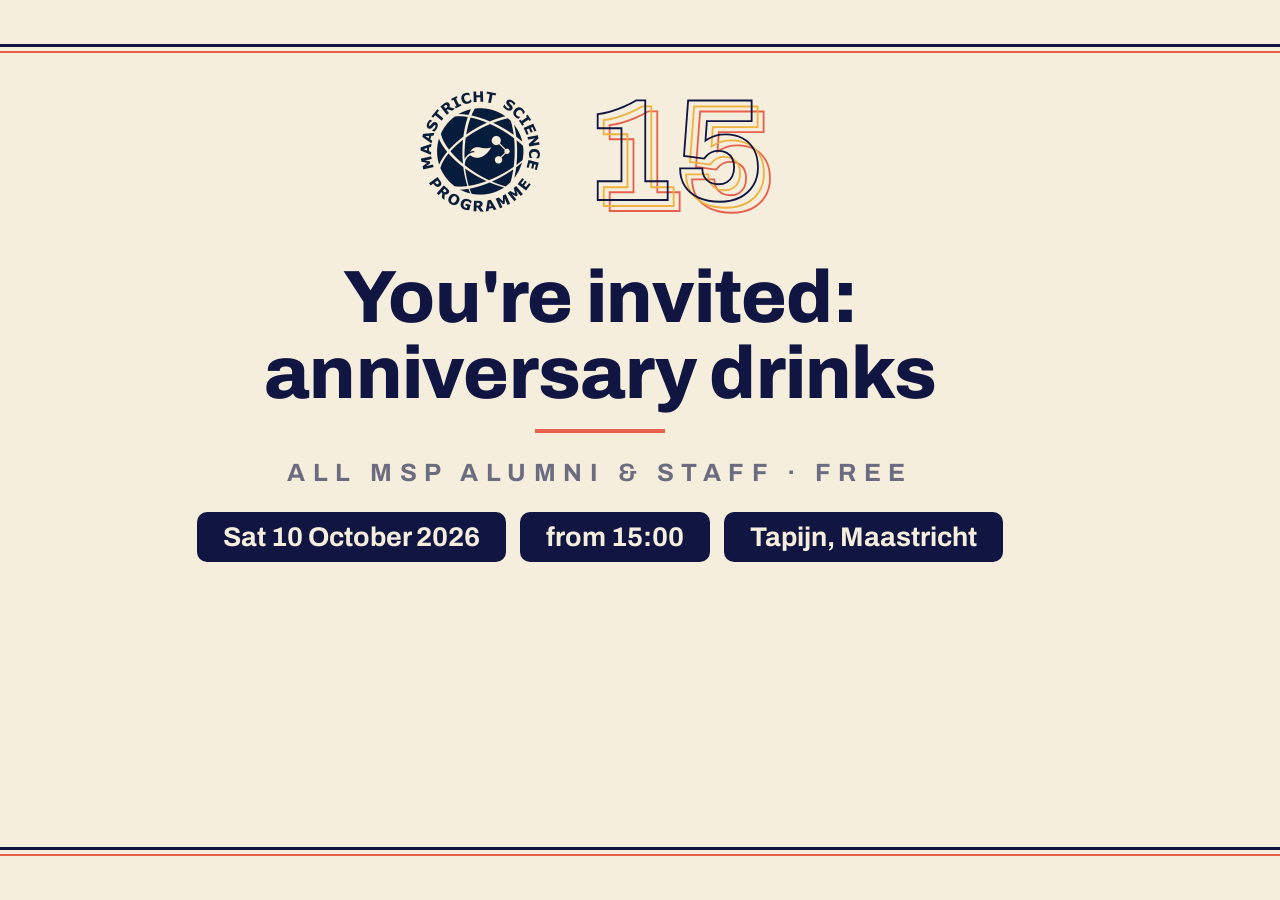
<file: tools/og.html>
<!DOCTYPE html>
<html lang="en">
<head>
<meta charset="utf-8">
<style>
  @font-face { font-family: "Archivo"; src: url("../assets/fonts/archivo-latin-var.woff2") format("woff2"); font-weight: 100 900; }
  * { margin: 0; box-sizing: border-box; }
  body {
    width: 1200px; height: 630px; background: #f5eedd; color: #101542;
    font-family: "Archivo", Arial, sans-serif; overflow: hidden;
    display: flex; flex-direction: column; align-items: center; justify-content: center; gap: 26px;
  }
  .rule { position: absolute; left: 0; width: 100%; height: 9px;
    background: linear-gradient(#101542 0 3px, transparent 3px 7px, #e8604c 7px 9px); }
  .rule.top { top: 44px; }
  .rule.bottom { bottom: 44px; }
  .lockup { display: flex; align-items: center; gap: 30px; }
  .lockup img { width: 120px; }
  svg.fifteen { width: 210px; overflow: visible; }
  h1 { font-weight: 800; font-size: 74px; letter-spacing: -0.01em; line-height: 1.02; text-align: center;
       position: relative; padding-bottom: 22px; }
  h1::after { content: ""; position: absolute; bottom: 0; left: 50%; transform: translateX(-50%);
       width: 130px; height: 4px; background: #e8604c; }
  .kicker { font-weight: 700; font-size: 25px; letter-spacing: .3em; color: #10154299; }
  .chips { display: flex; gap: 14px; }
  .chip { background: #101542; color: #f5eedd; font-weight: 700; font-size: 27px;
    padding: 10px 26px; border-radius: 10px; }
</style>
</head>
<body>
  <div class="rule top"></div>
  <div class="lockup">
    <img src="../assets/img/msp-logo-navy-480.png" alt="">
    <svg class="fifteen" viewBox="0 0 290 230">
      <g font-family="'Archivo', Arial, sans-serif" font-weight="800" font-size="200" text-anchor="middle" fill="none">
        <text x="160" y="198" stroke="#e8604c" stroke-width="2.5">15</text>
        <text x="152" y="190" stroke="#f0b23e" stroke-width="2.5">15</text>
        <text x="144" y="182" stroke="#101542" stroke-width="2.5">15</text>
      </g>
    </svg>
  </div>
  <h1>You're invited:<br>anniversary drinks</h1>
  <div class="kicker">ALL MSP ALUMNI &amp; STAFF · FREE</div>
  <div class="chips">
    <span class="chip">Sat 10 October 2026</span>
    <span class="chip">from 15:00</span>
    <span class="chip">Tapijn, Maastricht</span>
  </div>
  <div class="rule bottom"></div>
</body>
</html>
</file>
<file: css/style.css>
/* MSP 15 Years · the MSP15 anniversary identity: cream ground, ink/coral/amber
   linework, varsity outline numerals, all Archivo. Palette from
   Operations\Projects\MSP15 Anneversary\MSP15 Logo designs\Final palette designs. */

@font-face {
  font-family: "Archivo";
  src: url("../assets/fonts/archivo-latin-var.woff2") format("woff2");
  font-weight: 100 900;
  font-display: swap;
}

:root {
  --ink: #101542;
  --coral: #e8604c;
  --amber: #f0b23e;
  --cream: #f5eedd;
  --panel: #fdf8ec;
  --ink-soft: rgba(16, 21, 66, 0.72);
  --sans: "Archivo", Arial, sans-serif;
}

* { margin: 0; padding: 0; box-sizing: border-box; }

html { scroll-padding-top: 7rem; }
@media (prefers-reduced-motion: no-preference) {
  html { scroll-behavior: smooth; }
}

body {
  background: var(--cream);
  color: var(--ink);
  font-family: var(--sans);
  font-size: 1.25rem;
  line-height: 1.5;
  letter-spacing: -0.01em;
  -webkit-font-smoothing: antialiased;
}
@media (max-width: 767px) { body { font-size: 1.0625rem; } }

img { max-width: 100%; height: auto; display: block; }
[hidden] { display: none !important; }
a { color: inherit; }
::selection { background: var(--amber); color: var(--ink); }
:focus-visible { outline: 3px solid var(--ink); outline-offset: 3px; border-radius: 4px; }

.skip {
  position: absolute; left: 1rem; top: -4rem; z-index: 20;
  background: var(--ink); color: var(--cream);
  padding: .5rem 1rem; border-radius: 99rem; text-decoration: none;
  transition: top .2s;
}
.skip:focus { top: 1rem; }

/* ---------- the double rule: ink over coral ---------- */
.rule-pair {
  display: block; flex: 1 1 auto; height: 9px; min-width: 1rem;
  background: linear-gradient(var(--ink) 0 3px, transparent 3px 7px, var(--coral) 7px 9px);
}
.rule-pair--full { width: 100%; }

/* ---------- header ---------- */
.site-head { padding: 1.5rem clamp(1.25rem, 4vw, 2.5rem) 0; }
.head-inner { display: flex; align-items: center; gap: 1.5rem; }
.mark {
  display: flex; align-items: baseline; gap: .6rem;
  text-decoration: none; line-height: 1;
}
.mark-msp, .mark-years {
  font-weight: 800; letter-spacing: .18em; font-size: 1.35rem;
  color: var(--ink); text-transform: uppercase;
}
.mark-years { font-size: 1.05rem; letter-spacing: .3em; }
.mark-15 { width: 3.2rem; height: auto; transform: translateY(.5rem); }

.head-nav {
  display: flex; justify-content: center; align-items: center;
  gap: clamp(1rem, 3vw, 2.25rem);
  padding: 1rem 1.25rem 0; flex-wrap: wrap;
}
.head-nav a { text-decoration: none; font-size: 1rem; font-weight: 700; }
.head-nav a:not(.btn):hover { color: var(--coral); }

/* ---------- type ---------- */
.two-line {
  display: flex; flex-direction: column; align-items: center; text-align: center;
  gap: .05em; font-weight: 800; color: var(--ink); letter-spacing: -0.01em;
  position: relative; padding-bottom: 1.1rem;
}
.line-serif, .line-sans { line-height: 1.05; }
.two-line::after {
  content: ""; position: absolute; bottom: 0; left: 50%;
  width: 5.5rem; height: 3px; background: var(--coral);
  transform: translateX(-50%);
}
h1.two-line { font-size: clamp(2.25rem, 6.5vw, 4.25rem); }
h2.two-line { font-size: clamp(1.75rem, 4.5vw, 2.9rem); margin-bottom: 2.5rem; }

.kicker {
  font-size: .95rem; font-weight: 700; letter-spacing: .3em;
  text-transform: uppercase; color: var(--ink-soft);
}

/* ---------- hero ---------- */
.hero {
  max-width: 58rem; margin-inline: auto; text-align: center;
  padding: clamp(2.5rem, 8vh, 6rem) clamp(1.25rem, 4vw, 2.5rem) 4rem;
  display: flex; flex-direction: column; align-items: center; gap: 1.75rem;
}
/* the lockup: the outline 15 centred, the round logo faded behind it */
.hero-lockup { position: relative; display: grid; place-items: center; }
.hero-logo { position: absolute; width: clamp(200px, 31vw, 320px); opacity: .15; }
.hero-15 { position: relative; width: clamp(165px, 25vw, 260px); height: auto; overflow: visible; }
@media (max-width: 640px) {
  .hero { gap: 1.1rem; padding-top: 1.75rem; padding-bottom: 2.5rem; }
}
.hero-pitch { max-width: 35rem; }
.date-line { display: flex; flex-wrap: wrap; gap: .5rem; justify-content: center; }
.hero-cta { display: flex; flex-wrap: wrap; gap: .75rem; justify-content: center; }

/* ---------- chips & buttons ---------- */
.chip {
  display: inline-block; font-size: .875rem; font-weight: 700;
  padding: .35rem .8rem; border-radius: .5rem; letter-spacing: .02em;
}
.chip-dark { background: var(--ink); color: var(--cream); }
.card .chip-dark { margin-bottom: 1rem; }

.btn {
  display: inline-block; font-family: var(--sans); font-weight: 700; font-size: 1rem;
  padding: .875rem 1.5rem; border-radius: 99rem; text-decoration: none;
  border: 2px solid var(--ink); cursor: pointer; line-height: 1.3;
}
.btn-small { padding: .5rem 1.1rem; font-size: .9rem; }
.btn-big { padding: 1.15rem 2.4rem; font-size: 1.2rem; }
.btn-primary { background: var(--ink); color: var(--cream); }
.btn-ghost { color: var(--ink); background: transparent; }
.btn-dark { background: var(--ink); color: var(--cream); }
@media (prefers-reduced-motion: no-preference) {
  .btn { transition: transform .25s ease, background .2s, color .2s; }
  .btn:hover { transform: scale(1.03); }
}
.btn-primary:hover, .btn-dark:hover { background: var(--coral); color: var(--ink); border-color: var(--ink); }
.btn-ghost:hover { background: var(--ink); color: var(--cream); }

/* ---------- sections & cards ---------- */
.section {
  max-width: 70rem; margin-inline: auto;
  padding: 4rem clamp(1.25rem, 4vw, 2.5rem);
}
@media (max-width: 767px) { .section { padding-block: 2rem; } }
.card {
  background: var(--panel); color: var(--ink);
  border: 2px solid var(--ink); border-radius: 1.75rem;
  padding: clamp(1.5rem, 4vw, 2.5rem);
}
.card h2, .card h3 { line-height: 1.15; margin-bottom: .75rem; font-size: 1.6rem; font-weight: 800; }
.card p + p { margin-top: 1rem; }

/* accent cycle: ink / coral / amber, carried by borders and chips */
.card--red { border-color: var(--coral); }
.card--red .chip-dark { background: var(--coral); color: var(--ink); }
.card--green { border-color: var(--amber); }
.card--green .chip-dark { background: var(--amber); color: var(--ink); }
.card--gold { background: var(--amber); border-color: var(--ink); }

/* the RSVP card gets the loud treatment */
#rsvp .card { background: var(--coral); border-color: var(--ink); }

#occasion .card, #practical .card, #rsvp .card { max-width: 58rem; margin-inline: auto; }

/* programme grid, with the orbit motif behind it */
.section-arc {
  position: relative;
  background-image: url("data:image/svg+xml,%3Csvg xmlns='http://www.w3.org/2000/svg' viewBox='0 0 1440 560'%3E%3Cg fill='none'%3E%3Cellipse cx='1120' cy='150' rx='380' ry='120' stroke='%23f0b23e' stroke-width='3' transform='rotate(-14 1120 150)'/%3E%3Ccircle cx='1420' cy='70' r='9' fill='%23e8604c'/%3E%3Cellipse cx='240' cy='470' rx='300' ry='100' stroke='%23101542' stroke-width='2.5' transform='rotate(-12 240 470)'/%3E%3Ccircle cx='-10' cy='430' r='8' fill='%23f0b23e'/%3E%3C/g%3E%3C/svg%3E");
  background-repeat: no-repeat; background-position: 50% 100%; background-size: 115% auto;
  padding-bottom: 8rem;
}
/* orbit accents for other sections: same motif, lighter touch. The rule of the
   house: lines may pass behind solid cards and photos, never behind bare text,
   so these sit at mid-height where the section's cards are. */
.arc-tr {
  background-image: url("data:image/svg+xml,%3Csvg xmlns='http://www.w3.org/2000/svg' viewBox='0 0 800 300'%3E%3Cg fill='none'%3E%3Cellipse cx='660' cy='55' rx='360' ry='105' stroke='%23f0b23e' stroke-width='3' transform='rotate(-12 660 55)'/%3E%3Ccircle cx='330' cy='140' r='8' fill='%23e8604c'/%3E%3C/g%3E%3C/svg%3E");
  background-repeat: no-repeat; background-position: 100% 62%; background-size: min(52rem, 95%) auto;
}
.arc-bl {
  background-image: url("data:image/svg+xml,%3Csvg xmlns='http://www.w3.org/2000/svg' viewBox='0 0 800 300'%3E%3Cg fill='none'%3E%3Cellipse cx='140' cy='245' rx='330' ry='95' stroke='%23e8604c' stroke-width='2.5' transform='rotate(10 140 245)'/%3E%3Ccircle cx='470' cy='160' r='8' fill='%23f0b23e'/%3E%3C/g%3E%3C/svg%3E");
  background-repeat: no-repeat; background-position: 0 88%; background-size: min(48rem, 90%) auto;
}
#share.arc-tr { background-position: 100% 100%; background-size: min(38rem, 75%) auto; }

.prog-grid {
  display: grid; gap: 1rem;
  grid-template-columns: repeat(3, 1fr);
}
@media (max-width: 991px) { .prog-grid { grid-template-columns: repeat(2, 1fr); } }
@media (max-width: 640px) { .prog-grid { grid-template-columns: 1fr; } }
.prog-grid h3 { font-size: 1.35rem; }
.prog-grid p { font-size: 1rem; }

/* hats-in-the-air filmstrip */
.hats-intro, .section-intro { text-align: center; margin-bottom: 1.5rem; }
.hats-strip {
  display: flex; gap: 1rem; overflow-x: auto;
  scroll-snap-type: x proximity; -webkit-overflow-scrolling: touch;
  padding: .25rem .25rem 1rem;
  scrollbar-color: var(--ink) var(--cream);
}
.hats-strip::-webkit-scrollbar { height: 8px; }
.hats-strip::-webkit-scrollbar-thumb { background: var(--ink); border-radius: 99rem; }
.hats-strip::-webkit-scrollbar-track { background: transparent; }
.hat-card {
  position: relative; flex: 0 0 clamp(270px, 60vw, 430px);
  border: 2px solid var(--ink); border-radius: 1.5rem; overflow: hidden;
  background: var(--panel); scroll-snap-align: center; margin: 0;
}
.hat-card img { width: 100%; height: 100%; aspect-ratio: 4 / 3; object-fit: cover; }

/* photos */
.photo-grid { display: grid; gap: 1rem; grid-template-columns: 1fr 1fr; }
@media (max-width: 767px) { .photo-grid { grid-template-columns: 1fr; } }
.photo-grid figure img {
  border-radius: 1.5rem; width: 100%; object-fit: cover;
  border: 2px solid var(--ink);
  aspect-ratio: 4 / 3; height: auto;
}
.photo-grid--single figure img { aspect-ratio: auto; }
.photo-grid figcaption { font-size: .95rem; margin-top: .6rem; color: var(--ink-soft); }
.photos-note { margin-top: 1.5rem; text-align: center; color: var(--ink-soft); font-size: 1rem; }
.ph-credit { display: block; font-size: .8rem; color: var(--ink-soft); margin-top: .15rem; }
.figure-tapijn { max-width: 34rem; margin-inline: auto; }

/* getting-there page */
.photo-grid--single { grid-template-columns: 1fr; max-width: 58rem; margin-inline: auto; }
.route-steps { margin: 1.25rem 0 0 1.35rem; }
.route-steps li { padding: .4rem 0; font-size: 1.05rem; }
.route-steps li::marker { font-weight: 800; color: var(--coral); }
.route-note { margin-top: 1.25rem; font-size: 1rem; color: var(--ink-soft); }
#walk .card, #arrival .card { max-width: 58rem; margin-inline: auto; }
.ways-grid h3 { font-size: 1.35rem; }
.ways-grid p { font-size: 1rem; }

/* facts */
.fact-list { list-style: none; }
.fact-list li { padding: .55rem 0; border-bottom: 1px solid rgba(16, 21, 66, .18); font-size: 1.05rem; }
.fact-list li:last-child { border-bottom: 0; }
.fact-list a { color: inherit; font-weight: 700; }

/* rsvp */
.rsvp-actions { margin-top: 1.25rem; }
.rsvp-note { font-size: .95rem; margin-top: 1.25rem; }

/* calendar + share */
.cal-actions, .share-actions {
  display: flex; flex-wrap: wrap; gap: .75rem; justify-content: center; margin-top: .5rem;
}
#calendar { text-align: center; }
.share-block { text-align: center; max-width: 42rem; margin-inline: auto; }
.share-block p { margin-bottom: 1.5rem; }

/* questions (replaced the FAQ accordions, 1 Sep) */
.questions-card {
  max-width: 42rem; margin-inline: auto; text-align: center;
  display: grid; place-items: center; gap: 1.4rem;
  padding: clamp(2rem, 5vw, 3rem);
}
.questions-line { max-width: 26rem; }
.rule-pair--mini { flex: none; width: 5.5rem; min-width: 0; }

/* ---------- section dot nav (desktop only) + floating register pill ---------- */
.dot-nav { display: none; }
@media (min-width: 992px) {
  .dot-nav {
    position: fixed; right: 1.4rem; top: 50%; transform: translateY(-50%);
    z-index: 40; display: flex; flex-direction: column; gap: 1rem;
  }
}
.dot-nav a {
  position: relative; display: block; width: 13px; height: 13px;
  border-radius: 50%; border: 2px solid var(--ink); background: transparent;
}
.dot-nav a:hover { background: var(--amber); }
.dot-nav a.active { background: var(--coral); }
.dot-nav a span {
  position: absolute; right: 1.6rem; top: 50%; transform: translateY(-50%);
  background: var(--ink); color: var(--cream);
  font-size: .8rem; font-weight: 700; letter-spacing: .02em;
  padding: .3rem .75rem; border-radius: 99rem; white-space: nowrap;
  opacity: 0; pointer-events: none; transition: opacity .15s;
}
.dot-nav a:hover span, .dot-nav a:focus-visible span { opacity: 1; }

.floating-register {
  position: fixed; right: 1.25rem; bottom: 1.25rem; z-index: 40;
  box-shadow: 0 4px 16px rgba(16, 21, 66, .28);
}
@media (min-width: 992px) { .floating-register { right: 4rem; } }

/* ---------- footer ---------- */
.site-foot {
  margin-top: 4rem; padding: 0 clamp(1.25rem, 4vw, 2.5rem) 2.5rem;
  display: flex; flex-direction: column; align-items: center; gap: 1.5rem; text-align: center;
}
.site-foot .rule-pair--full { margin-bottom: 2rem; }
.foot-logos { display: flex; align-items: center; gap: 2rem; flex-wrap: wrap; justify-content: center; }
.foot-logos img { width: auto; }
.foot-logos img:first-child { height: 96px; }
.foot-logos img:last-child { height: 40px; }
.foot-line { font-size: 1rem; color: var(--ink-soft); }
.foot-line a { font-weight: 700; color: var(--ink); }
.privacy { max-width: 42rem; font-size: .9rem; color: var(--ink-soft); }
.privacy summary { cursor: pointer; font-weight: 700; color: var(--ink); }
.privacy p { margin-top: .75rem; text-align: left; }
.foot-copy {
  font-size: .875rem; color: var(--ink); font-weight: 700; letter-spacing: .18em;
  text-transform: uppercase;
}

/* ---------- splash: the 15 with the logo spinning behind it, rules sweeping in.
   Gated on html.js, auto-dismissed by CSS animation (no JS needed to escape it),
   skipped entirely under reduced motion. ---------- */
.splash { display: none; }
@media (prefers-reduced-motion: no-preference) {
  .js .splash {
    display: grid; place-items: center;
    position: fixed; inset: 0; z-index: 100;
    background: var(--cream); overflow: hidden;
    animation: splash-out .55s ease 2.2s forwards;
  }
  .js body:has(.splash) { overflow: hidden; }
  .splash-lockup {
    position: relative; display: grid; place-items: center;
    animation: splash-pop .6s ease-out both;
  }
  .splash-logo {
    position: absolute; width: clamp(240px, 38vw, 380px); opacity: .18;
    animation: splash-spin 16s linear infinite;
  }
  .splash-15 { position: relative; width: clamp(190px, 30vw, 300px); height: auto; overflow: visible; }
  .splash-rules {
    position: absolute; left: 0; width: 100%; height: 9px;
    background: linear-gradient(var(--ink) 0 3px, transparent 3px 7px, var(--coral) 7px 9px);
  }
  .splash-rules--a { top: 17%; animation: rules-in-l .9s ease-out both, rules-drift 5s ease-in-out .9s infinite alternate; }
  .splash-rules--b { bottom: 17%; animation: rules-in-r .9s ease-out both, rules-drift 5s ease-in-out .9s infinite alternate-reverse; }
  @keyframes splash-out { to { opacity: 0; visibility: hidden; } }
  @keyframes splash-pop { from { opacity: 0; transform: scale(.9); } }
  @keyframes splash-spin { to { transform: rotate(360deg); } }
  @keyframes rules-in-l { from { transform: translateX(-100%); } }
  @keyframes rules-in-r { from { transform: translateX(100%); } }
  @keyframes rules-drift { from { translate: -1.5% 0; } to { translate: 1.5% 0; } }
}

/* ---------- reveals (gated on html.js so no-JS visitors see everything) ---------- */
@media (prefers-reduced-motion: no-preference) {
  .js .reveal {
    opacity: 0; transform: translateY(24px);
    transition: opacity .6s ease, transform .6s ease;
    transition-delay: var(--d, 0s);
  }
  .js .reveal.in { opacity: 1; transform: none; }
}

/* Weekend card carries two sub-headings after body copy, so h3 needs breathing room */
#weekend h3 { margin-top: 1.6rem; }

/* Two cards, so the shared three-column grid would leave a dead column */
#alsoon .prog-grid { grid-template-columns: repeat(2, 1fr); }
@media (max-width: 640px) { #alsoon .prog-grid { grid-template-columns: 1fr; } }
</file>
